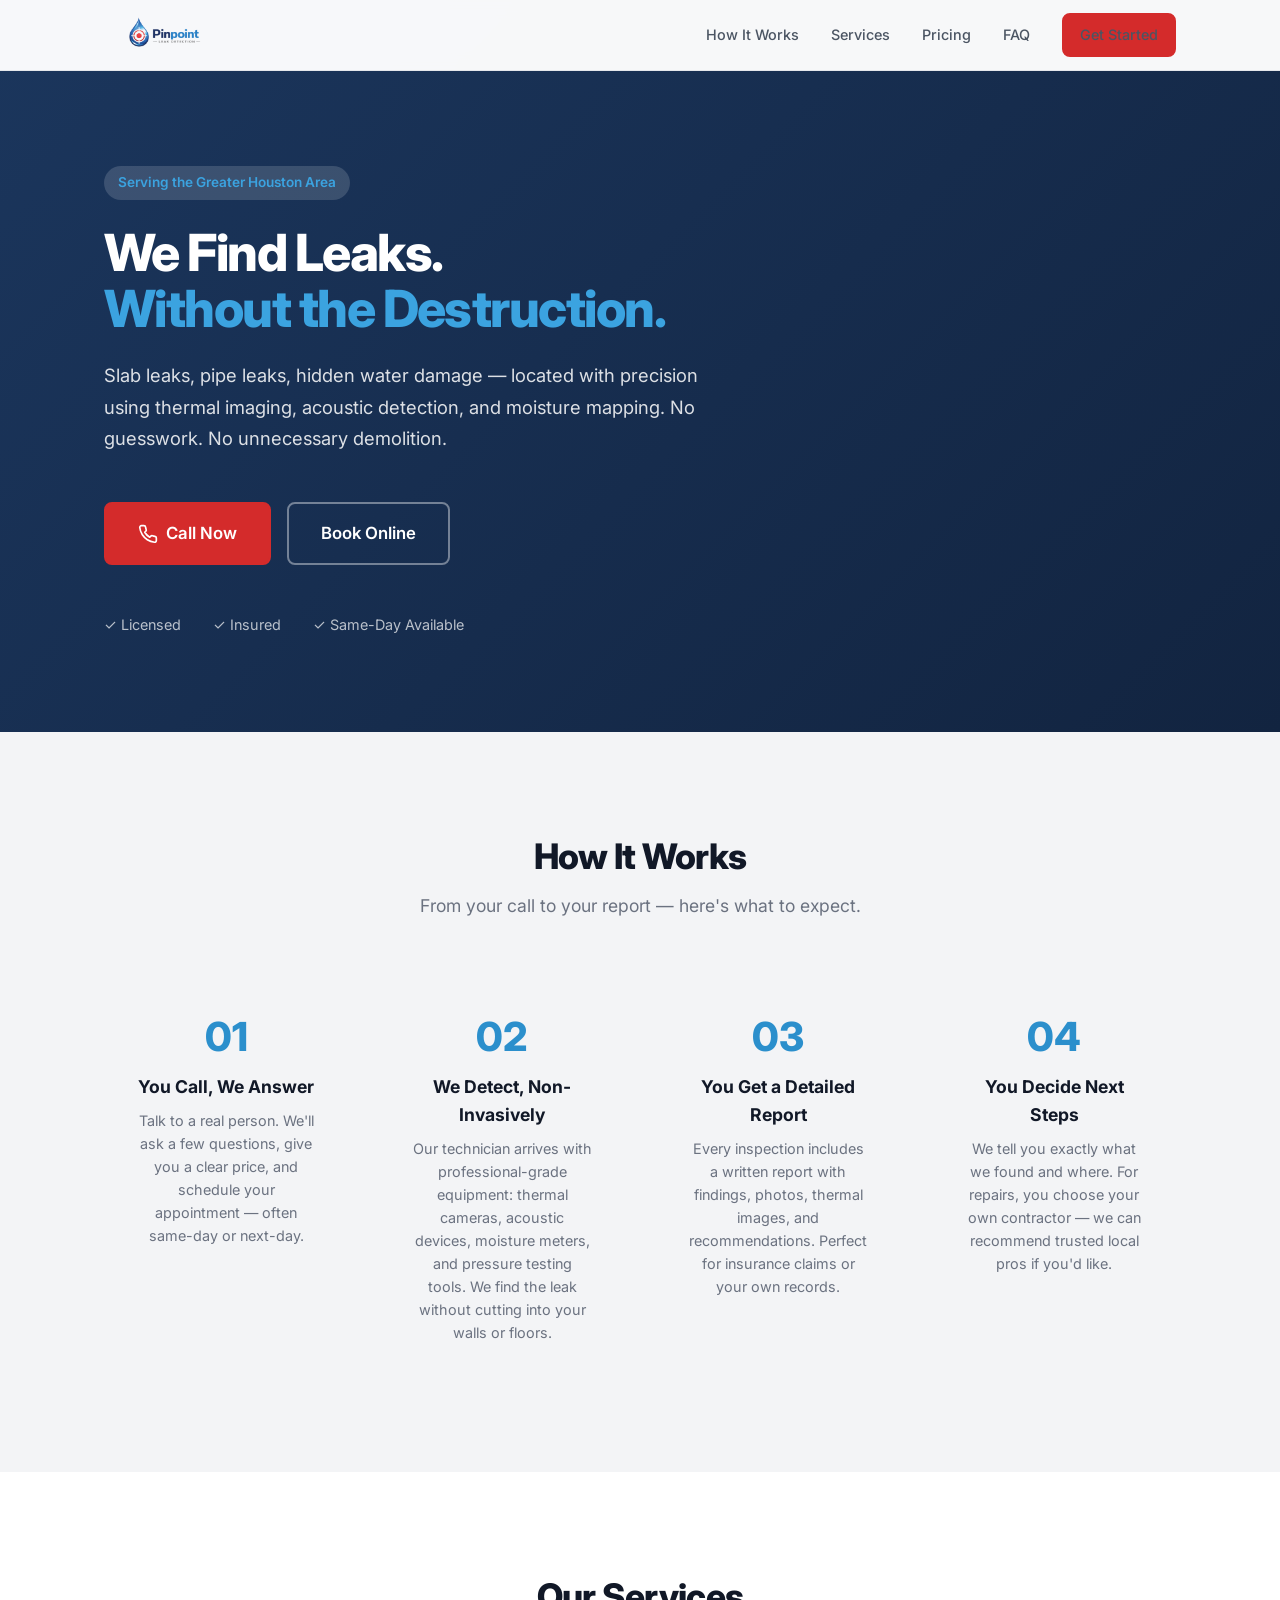
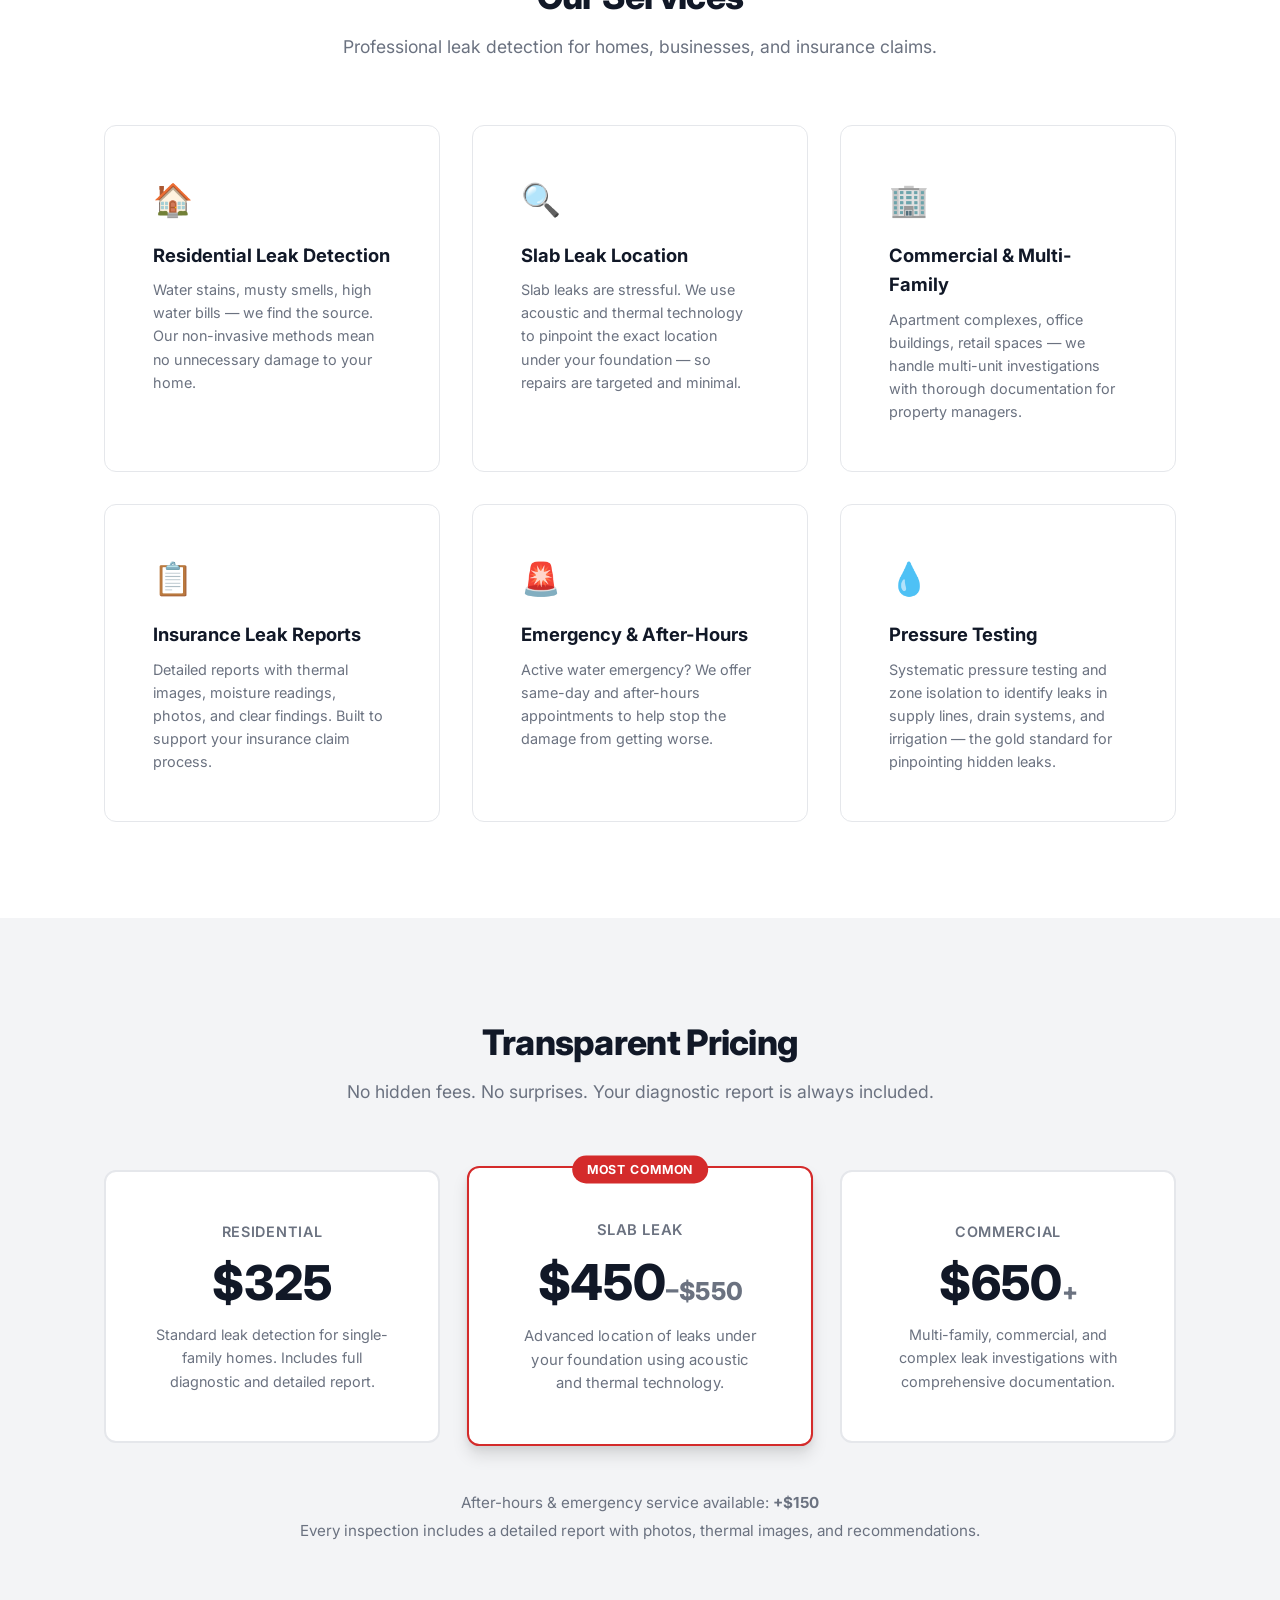
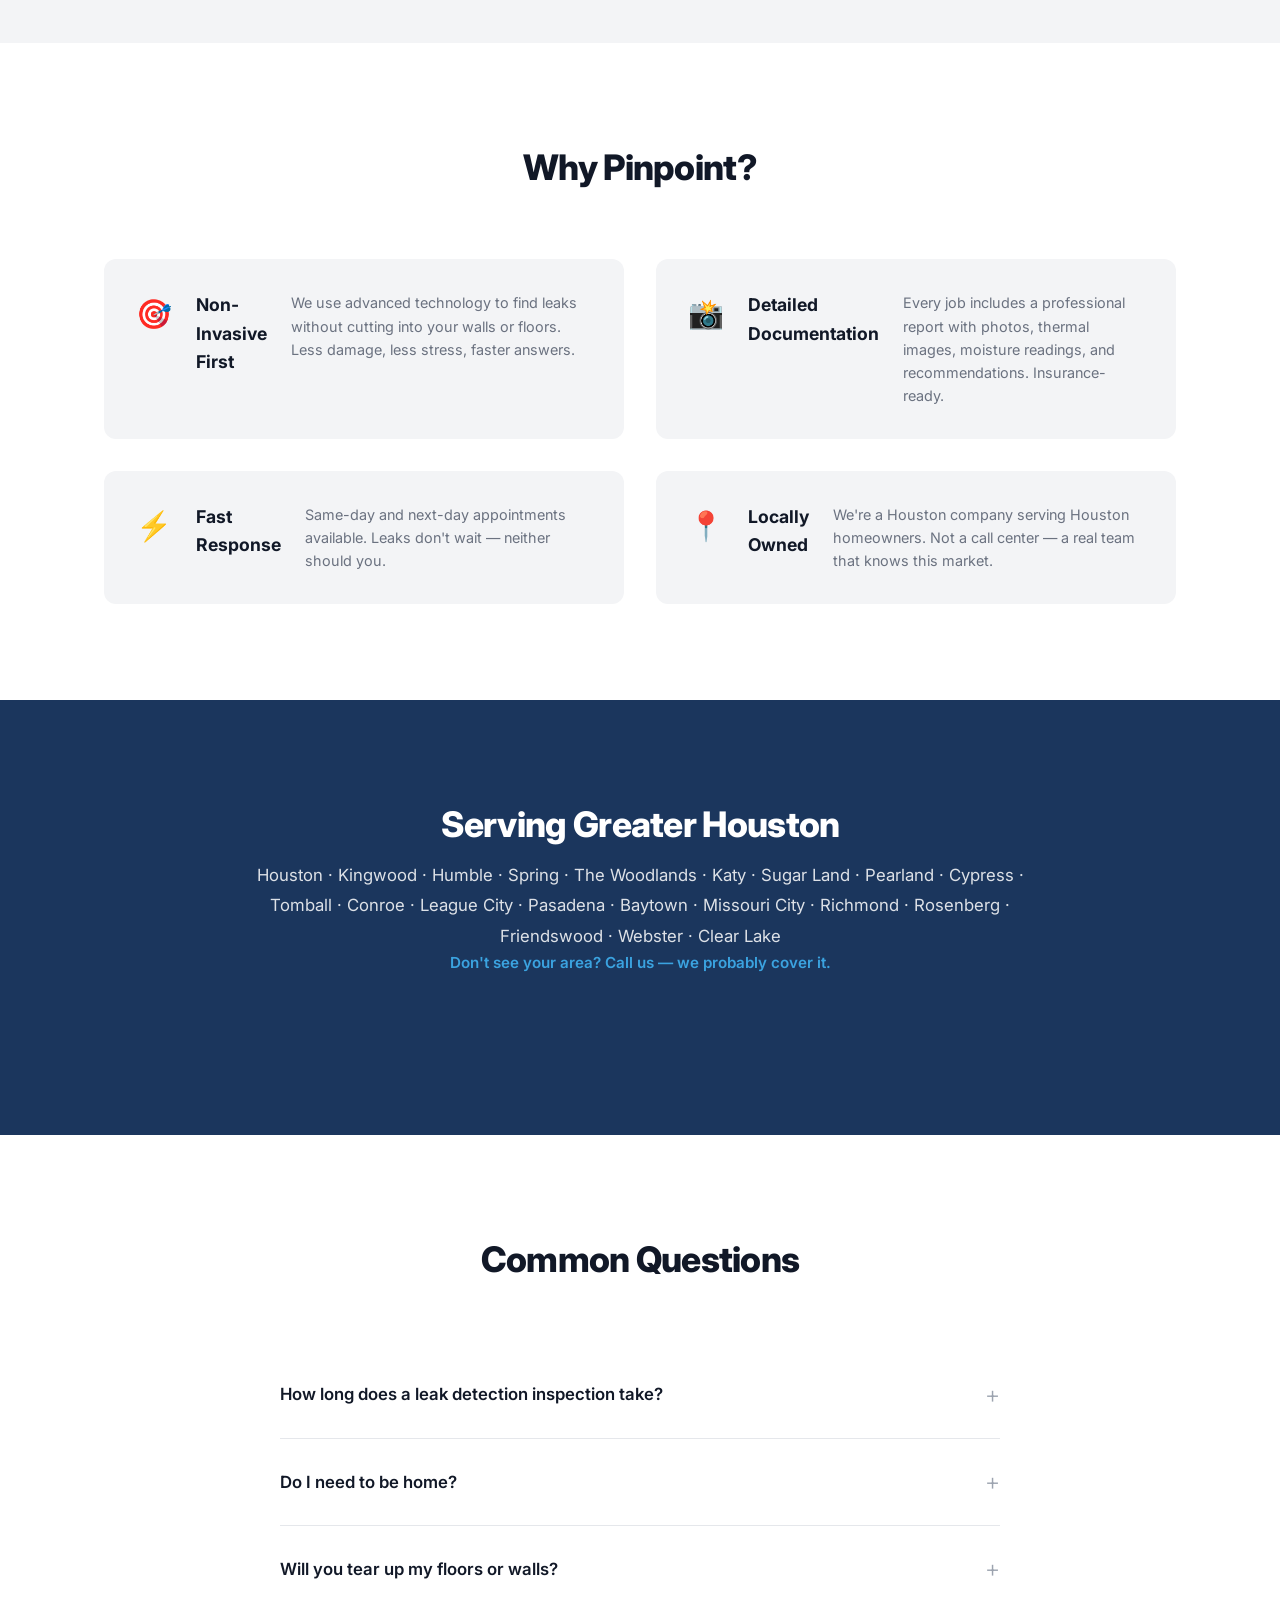
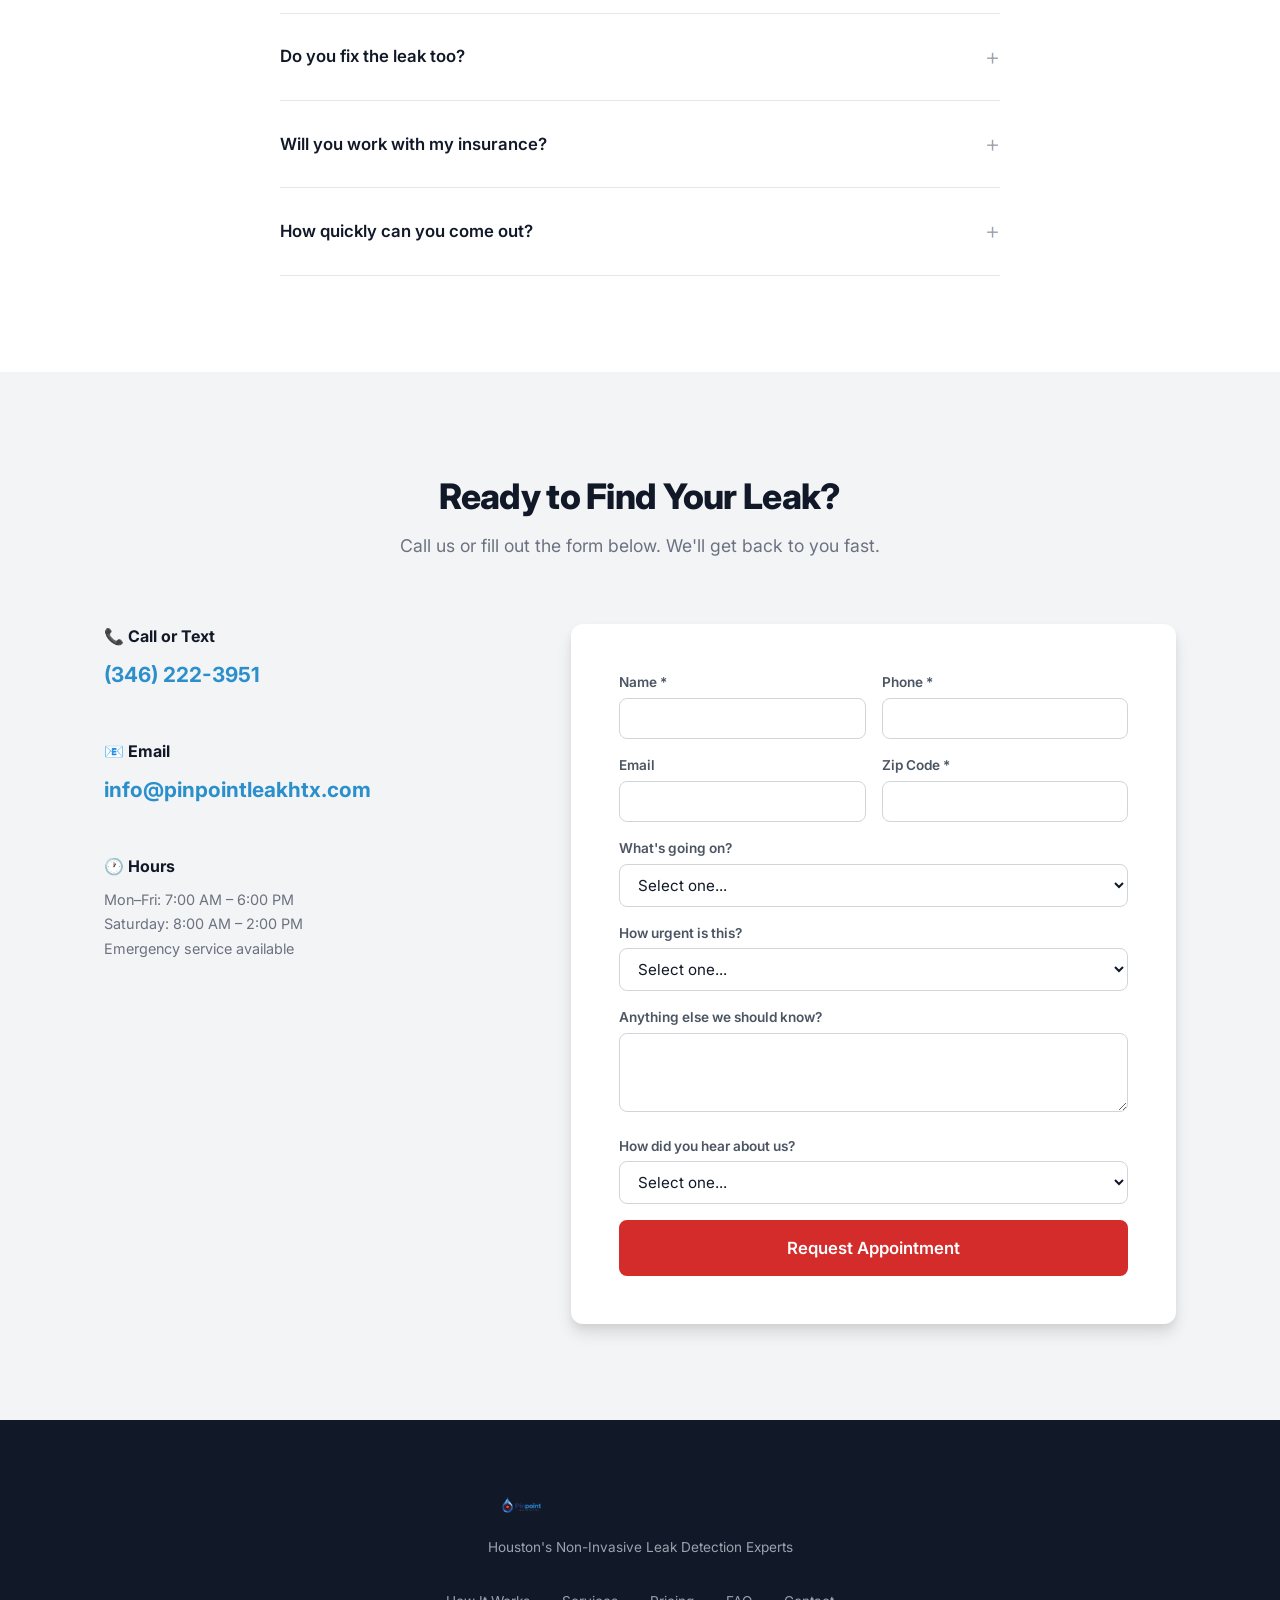
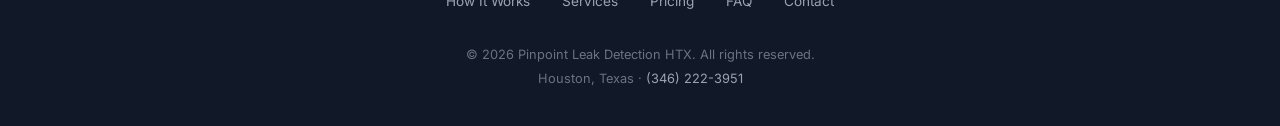
<file: index.html>
<!DOCTYPE html>
<html lang="en">
<head>
  <meta charset="UTF-8">
  <meta name="viewport" content="width=device-width, initial-scale=1.0">
  <title>Pinpoint Leak Detection HTX — Houston Leak Detection Services</title>
  <meta name="description" content="Fast, accurate, non-invasive leak detection in Houston TX. Slab leaks, pipe leaks, hidden water damage — found without tearing up your home. Detailed reports for insurance claims.">
  <meta name="keywords" content="leak detection houston, slab leak detection, water leak detection, houston plumber, leak detection near me, pinpoint leak detection">
  <link rel="canonical" href="https://pinpointleakhtx.com">
  <meta property="og:title" content="Pinpoint Leak Detection HTX — Houston's Leak Detection Experts">
  <meta property="og:description" content="Fast, accurate, non-invasive leak detection for Houston homes and businesses. Same-day appointments available.">
  <meta property="og:type" content="website">
  <meta property="og:url" content="https://pinpointleakhtx.com">
  <meta property="og:image" content="https://pinpointleakhtx.com/images/logo.png">
  <meta name="twitter:card" content="summary">
  <meta name="twitter:title" content="Pinpoint Leak Detection HTX — Houston's Leak Detection Experts">
  <meta name="twitter:description" content="Fast, accurate, non-invasive leak detection for Houston homes and businesses.">
  <script type="application/ld+json">
  {
    "@context": "https://schema.org",
    "@type": "LocalBusiness",
    "name": "Pinpoint Leak Detection HTX",
    "description": "Fast, accurate, non-invasive leak detection services in Houston, TX. Slab leaks, pipe leaks, hidden water damage — found without tearing up your home.",
    "url": "https://pinpointleakhtx.com",
    "telephone": "+1-346-222-3951",
    "email": "info@pinpointleakhtx.com",
    "image": "https://pinpointleakhtx.com/images/logo.png",
    "address": {
      "@type": "PostalAddress",
      "addressLocality": "Houston",
      "addressRegion": "TX",
      "addressCountry": "US"
    },
    "areaServed": {
      "@type": "GeoCircle",
      "geoMidpoint": {
        "@type": "GeoCoordinates",
        "latitude": 29.7604,
        "longitude": -95.3698
      },
      "geoRadius": "80000"
    },
    "openingHoursSpecification": [
      {
        "@type": "OpeningHoursSpecification",
        "dayOfWeek": ["Monday","Tuesday","Wednesday","Thursday","Friday"],
        "opens": "07:00",
        "closes": "18:00"
      },
      {
        "@type": "OpeningHoursSpecification",
        "dayOfWeek": "Saturday",
        "opens": "08:00",
        "closes": "14:00"
      }
    ],
    "priceRange": "$325–$650+"
  }
  </script>
  <link rel="preconnect" href="https://fonts.googleapis.com">
  <link rel="preconnect" href="https://fonts.gstatic.com" crossorigin>
  <link href="https://fonts.googleapis.com/css2?family=Inter:wght@400;500;600;700;800&display=swap" rel="stylesheet">
  <link rel="icon" type="image/png" href="images/logo.png">
  <link rel="stylesheet" href="css/style.css">
</head>
<body>

  <!-- NAV -->
  <nav class="nav" id="nav">
    <div class="container nav-inner">
      <a href="#" class="logo">
        <img src="images/logo.png" alt="Pinpoint Leak Detection HTX" class="logo-img">
      </a>
      <button class="nav-toggle" id="navToggle" aria-label="Menu">
        <span></span><span></span><span></span>
      </button>
      <ul class="nav-links" id="navLinks">
        <li><a href="#how-it-works">How It Works</a></li>
        <li><a href="#services">Services</a></li>
        <li><a href="#pricing">Pricing</a></li>
        <li><a href="#faq">FAQ</a></li>
        <li><a href="#contact" class="btn btn-sm btn-accent">Get Started</a></li>
      </ul>
    </div>
  </nav>

  <!-- HERO -->
  <header class="hero" id="hero">
    <div class="container">
      <div class="hero-content">
        <div class="hero-badge">Serving the Greater Houston Area</div>
        <h1>We Find Leaks.<br><span class="text-accent">Without the Destruction.</span></h1>
        <p class="hero-sub">Slab leaks, pipe leaks, hidden water damage — located with precision using thermal imaging, acoustic detection, and moisture mapping. No guesswork. No unnecessary demolition.</p>
        <div class="hero-ctas">
          <a href="tel:+13462223951" class="btn btn-primary btn-lg">
            <svg width="20" height="20" viewBox="0 0 24 24" fill="none" stroke="currentColor" stroke-width="2" stroke-linecap="round" stroke-linejoin="round"><path d="M22 16.92v3a2 2 0 0 1-2.18 2 19.79 19.79 0 0 1-8.63-3.07 19.5 19.5 0 0 1-6-6 19.79 19.79 0 0 1-3.07-8.67A2 2 0 0 1 4.11 2h3a2 2 0 0 1 2 1.72c.127.96.361 1.903.7 2.81a2 2 0 0 1-.45 2.11L8.09 9.91a16 16 0 0 0 6 6l1.27-1.27a2 2 0 0 1 2.11-.45c.907.339 1.85.573 2.81.7A2 2 0 0 1 22 16.92z"></path></svg>
            Call Now
          </a>
          <a href="#contact" class="btn btn-outline btn-lg">Book Online</a>
        </div>
        <div class="hero-trust">
          <span>✓ Licensed</span>
          <span>✓ Insured</span>
          <span>✓ Same-Day Available</span>
        </div>
      </div>
    </div>
  </header>

  <!-- PROBLEM/SOLUTION -->
  <section class="section section-dark" id="how-it-works">
    <div class="container">
      <div class="section-header">
        <h2>How It Works</h2>
        <p>From your call to your report — here's what to expect.</p>
      </div>
      <div class="steps-grid">
        <div class="step">
          <div class="step-num">01</div>
          <h3>You Call, We Answer</h3>
          <p>Talk to a real person. We'll ask a few questions, give you a clear price, and schedule your appointment — often same-day or next-day.</p>
        </div>
        <div class="step">
          <div class="step-num">02</div>
          <h3>We Detect, Non-Invasively</h3>
          <p>Our technician arrives with professional-grade equipment: thermal cameras, acoustic devices, moisture meters, and pressure testing tools. We find the leak without cutting into your walls or floors.</p>
        </div>
        <div class="step">
          <div class="step-num">03</div>
          <h3>You Get a Detailed Report</h3>
          <p>Every inspection includes a written report with findings, photos, thermal images, and recommendations. Perfect for insurance claims or your own records.</p>
        </div>
        <div class="step">
          <div class="step-num">04</div>
          <h3>You Decide Next Steps</h3>
          <p>We tell you exactly what we found and where. For repairs, you choose your own contractor — we can recommend trusted local pros if you'd like.</p>
        </div>
      </div>
    </div>
  </section>

  <!-- SERVICES -->
  <section class="section" id="services">
    <div class="container">
      <div class="section-header">
        <h2>Our Services</h2>
        <p>Professional leak detection for homes, businesses, and insurance claims.</p>
      </div>
      <div class="services-grid">
        <div class="service-card">
          <div class="service-icon">🏠</div>
          <h3>Residential Leak Detection</h3>
          <p>Water stains, musty smells, high water bills — we find the source. Our non-invasive methods mean no unnecessary damage to your home.</p>
        </div>
        <div class="service-card">
          <div class="service-icon">🔍</div>
          <h3>Slab Leak Location</h3>
          <p>Slab leaks are stressful. We use acoustic and thermal technology to pinpoint the exact location under your foundation — so repairs are targeted and minimal.</p>
        </div>
        <div class="service-card">
          <div class="service-icon">🏢</div>
          <h3>Commercial & Multi-Family</h3>
          <p>Apartment complexes, office buildings, retail spaces — we handle multi-unit investigations with thorough documentation for property managers.</p>
        </div>
        <div class="service-card">
          <div class="service-icon">📋</div>
          <h3>Insurance Leak Reports</h3>
          <p>Detailed reports with thermal images, moisture readings, photos, and clear findings. Built to support your insurance claim process.</p>
        </div>
        <div class="service-card">
          <div class="service-icon">🚨</div>
          <h3>Emergency & After-Hours</h3>
          <p>Active water emergency? We offer same-day and after-hours appointments to help stop the damage from getting worse.</p>
        </div>
        <div class="service-card">
          <div class="service-icon">💧</div>
          <h3>Pressure Testing</h3>
          <p>Systematic pressure testing and zone isolation to identify leaks in supply lines, drain systems, and irrigation — the gold standard for pinpointing hidden leaks.</p>
        </div>
      </div>
    </div>
  </section>

  <!-- PRICING -->
  <section class="section section-dark" id="pricing">
    <div class="container">
      <div class="section-header">
        <h2>Transparent Pricing</h2>
        <p>No hidden fees. No surprises. Your diagnostic report is always included.</p>
      </div>
      <div class="pricing-grid">
        <div class="price-card">
          <div class="price-label">Residential</div>
          <div class="price-amount">$325</div>
          <div class="price-desc">Standard leak detection for single-family homes. Includes full diagnostic and detailed report.</div>
        </div>
        <div class="price-card featured">
          <div class="price-badge">Most Common</div>
          <div class="price-label">Slab Leak</div>
          <div class="price-amount">$450<span class="price-range">–$550</span></div>
          <div class="price-desc">Advanced location of leaks under your foundation using acoustic and thermal technology.</div>
        </div>
        <div class="price-card">
          <div class="price-label">Commercial</div>
          <div class="price-amount">$650<span class="price-range">+</span></div>
          <div class="price-desc">Multi-family, commercial, and complex leak investigations with comprehensive documentation.</div>
        </div>
      </div>
      <div class="pricing-note">
        <p>After-hours & emergency service available: <strong>+$150</strong></p>
        <p>Every inspection includes a detailed report with photos, thermal images, and recommendations.</p>
      </div>
    </div>
  </section>

  <!-- WHY US -->
  <section class="section" id="why">
    <div class="container">
      <div class="section-header">
        <h2>Why Pinpoint?</h2>
      </div>
      <div class="features-grid">
        <div class="feature">
          <div class="feature-icon">🎯</div>
          <h3>Non-Invasive First</h3>
          <p>We use advanced technology to find leaks without cutting into your walls or floors. Less damage, less stress, faster answers.</p>
        </div>
        <div class="feature">
          <div class="feature-icon">📸</div>
          <h3>Detailed Documentation</h3>
          <p>Every job includes a professional report with photos, thermal images, moisture readings, and recommendations. Insurance-ready.</p>
        </div>
        <div class="feature">
          <div class="feature-icon">⚡</div>
          <h3>Fast Response</h3>
          <p>Same-day and next-day appointments available. Leaks don't wait — neither should you.</p>
        </div>
        <div class="feature">
          <div class="feature-icon">📍</div>
          <h3>Locally Owned</h3>
          <p>We're a Houston company serving Houston homeowners. Not a call center — a real team that knows this market.</p>
        </div>
      </div>
    </div>
  </section>

  <!-- SERVICE AREA -->
  <section class="section section-accent" id="area">
    <div class="container">
      <div class="section-header">
        <h2>Serving Greater Houston</h2>
        <p class="area-list">Houston · Kingwood · Humble · Spring · The Woodlands · Katy · Sugar Land · Pearland · Cypress · Tomball · Conroe · League City · Pasadena · Baytown · Missouri City · Richmond · Rosenberg · Friendswood · Webster · Clear Lake</p>
        <p class="area-note">Don't see your area? Call us — we probably cover it.</p>
      </div>
    </div>
  </section>

  <!-- FAQ -->
  <section class="section" id="faq">
    <div class="container">
      <div class="section-header">
        <h2>Common Questions</h2>
      </div>
      <div class="faq-list">
        <details class="faq-item">
          <summary>How long does a leak detection inspection take?</summary>
          <p>Most residential inspections take 1–2 hours. Slab leaks or complex commercial jobs may take longer. We'll give you a time estimate when you book.</p>
        </details>
        <details class="faq-item">
          <summary>Do I need to be home?</summary>
          <p>Yes — we'll need access to the property, water supply, and potentially fixtures. Someone 18+ should be present during the inspection.</p>
        </details>
        <details class="faq-item">
          <summary>Will you tear up my floors or walls?</summary>
          <p>No. We use non-invasive methods first: thermal imaging, acoustic listening, and moisture detection. If any access points are needed, we'll discuss it with you before doing anything.</p>
        </details>
        <details class="faq-item">
          <summary>Do you fix the leak too?</summary>
          <p>We specialize in finding leaks — that's our focus and our expertise. For repairs, you're welcome to use any plumber or contractor you choose. We can recommend trusted local pros if you'd like.</p>
        </details>
        <details class="faq-item">
          <summary>Will you work with my insurance?</summary>
          <p>Absolutely. Our reports are built to support insurance claims — we include photos, thermal images, moisture readings, and clear documentation of findings.</p>
        </details>
        <details class="faq-item">
          <summary>How quickly can you come out?</summary>
          <p>We offer same-day and next-day appointments for most of the Houston metro area. Emergency and after-hours service is also available for active leaks.</p>
        </details>
      </div>
    </div>
  </section>

  <!-- CONTACT / BOOKING -->
  <section class="section section-dark" id="contact">
    <div class="container">
      <div class="section-header">
        <h2>Ready to Find Your Leak?</h2>
        <p>Call us or fill out the form below. We'll get back to you fast.</p>
      </div>
      <div class="contact-grid">
        <div class="contact-info">
          <div class="contact-item">
            <h3>📞 Call or Text</h3>
            <a href="tel:+13462223951" class="contact-link phone-number">(346) 222-3951</a>
          </div>
          <div class="contact-item">
            <h3>📧 Email</h3>
            <a href="mailto:info@pinpointleakhtx.com" class="contact-link">info@pinpointleakhtx.com</a>
          </div>
          <div class="contact-item">
            <h3>🕐 Hours</h3>
            <p>Mon–Fri: 7:00 AM – 6:00 PM<br>Saturday: 8:00 AM – 2:00 PM<br>Emergency service available</p>
          </div>
        </div>
        <form class="contact-form" id="contactForm" action="https://formspree.io/f/xkoqbzoj" method="POST">
          <div class="form-row">
            <div class="form-group">
              <label for="name">Name *</label>
              <input type="text" id="name" name="name" required>
            </div>
            <div class="form-group">
              <label for="phone">Phone *</label>
              <input type="tel" id="phone" name="phone" required>
            </div>
          </div>
          <div class="form-row">
            <div class="form-group">
              <label for="email">Email</label>
              <input type="email" id="email" name="email">
            </div>
            <div class="form-group">
              <label for="zip">Zip Code *</label>
              <input type="text" id="zip" name="zip" required>
            </div>
          </div>
          <div class="form-group">
            <label for="issue">What's going on?</label>
            <select id="issue" name="issue">
              <option value="">Select one...</option>
              <option value="high-water-bill">High water bill</option>
              <option value="visible-water">Visible water or moisture</option>
              <option value="slab-leak">Slab leak suspected</option>
              <option value="insurance-claim">Insurance claim</option>
              <option value="other">Other / not sure</option>
            </select>
          </div>
          <div class="form-group">
            <label for="urgency">How urgent is this?</label>
            <select id="urgency" name="urgency">
              <option value="">Select one...</option>
              <option value="emergency">Active water now — emergency</option>
              <option value="24hrs">Within 24 hours</option>
              <option value="this-week">This week</option>
              <option value="quote">Just getting a quote</option>
            </select>
          </div>
          <div class="form-group">
            <label for="message">Anything else we should know?</label>
            <textarea id="message" name="message" rows="3"></textarea>
          </div>
          <div class="form-group">
            <label for="source">How did you hear about us?</label>
            <select id="source" name="source">
              <option value="">Select one...</option>
              <option value="google">Google search</option>
              <option value="referral">Referral</option>
              <option value="nextdoor">Nextdoor</option>
              <option value="social">Social media</option>
              <option value="insurance">Insurance company</option>
              <option value="plumber">Plumber</option>
              <option value="other">Other</option>
            </select>
          </div>
          <button type="submit" class="btn btn-primary btn-lg btn-full">Request Appointment</button>
        </form>
      </div>
    </div>
  </section>

  <!-- FOOTER -->
  <footer class="footer">
    <div class="container">
      <div class="footer-inner">
        <div class="footer-brand">
          <img src="images/logo.png" alt="Pinpoint Leak Detection HTX" class="footer-logo-img">
          <p>Houston's Non-Invasive Leak Detection Experts</p>
        </div>
        <div class="footer-links">
          <a href="#how-it-works">How It Works</a>
          <a href="#services">Services</a>
          <a href="#pricing">Pricing</a>
          <a href="#faq">FAQ</a>
          <a href="#contact">Contact</a>
        </div>
        <div class="footer-legal">
          <p>© 2026 Pinpoint Leak Detection HTX. All rights reserved.</p>
          <p>Houston, Texas · <a href="tel:+13462223951" class="phone-number">(346) 222-3951</a></p>
        </div>
      </div>
    </div>
  </footer>

  <!-- FLOATING CTA (mobile) -->
  <div class="floating-cta">
    <a href="tel:+13462223951" class="btn btn-primary btn-floating">
      <svg width="20" height="20" viewBox="0 0 24 24" fill="none" stroke="currentColor" stroke-width="2" stroke-linecap="round" stroke-linejoin="round"><path d="M22 16.92v3a2 2 0 0 1-2.18 2 19.79 19.79 0 0 1-8.63-3.07 19.5 19.5 0 0 1-6-6 19.79 19.79 0 0 1-3.07-8.67A2 2 0 0 1 4.11 2h3a2 2 0 0 1 2 1.72c.127.96.361 1.903.7 2.81a2 2 0 0 1-.45 2.11L8.09 9.91a16 16 0 0 0 6 6l1.27-1.27a2 2 0 0 1 2.11-.45c.907.339 1.85.573 2.81.7A2 2 0 0 1 22 16.92z"></path></svg>
      Call Now
    </a>
  </div>

  <script src="js/main.js"></script>
</body>
</html>
</file>
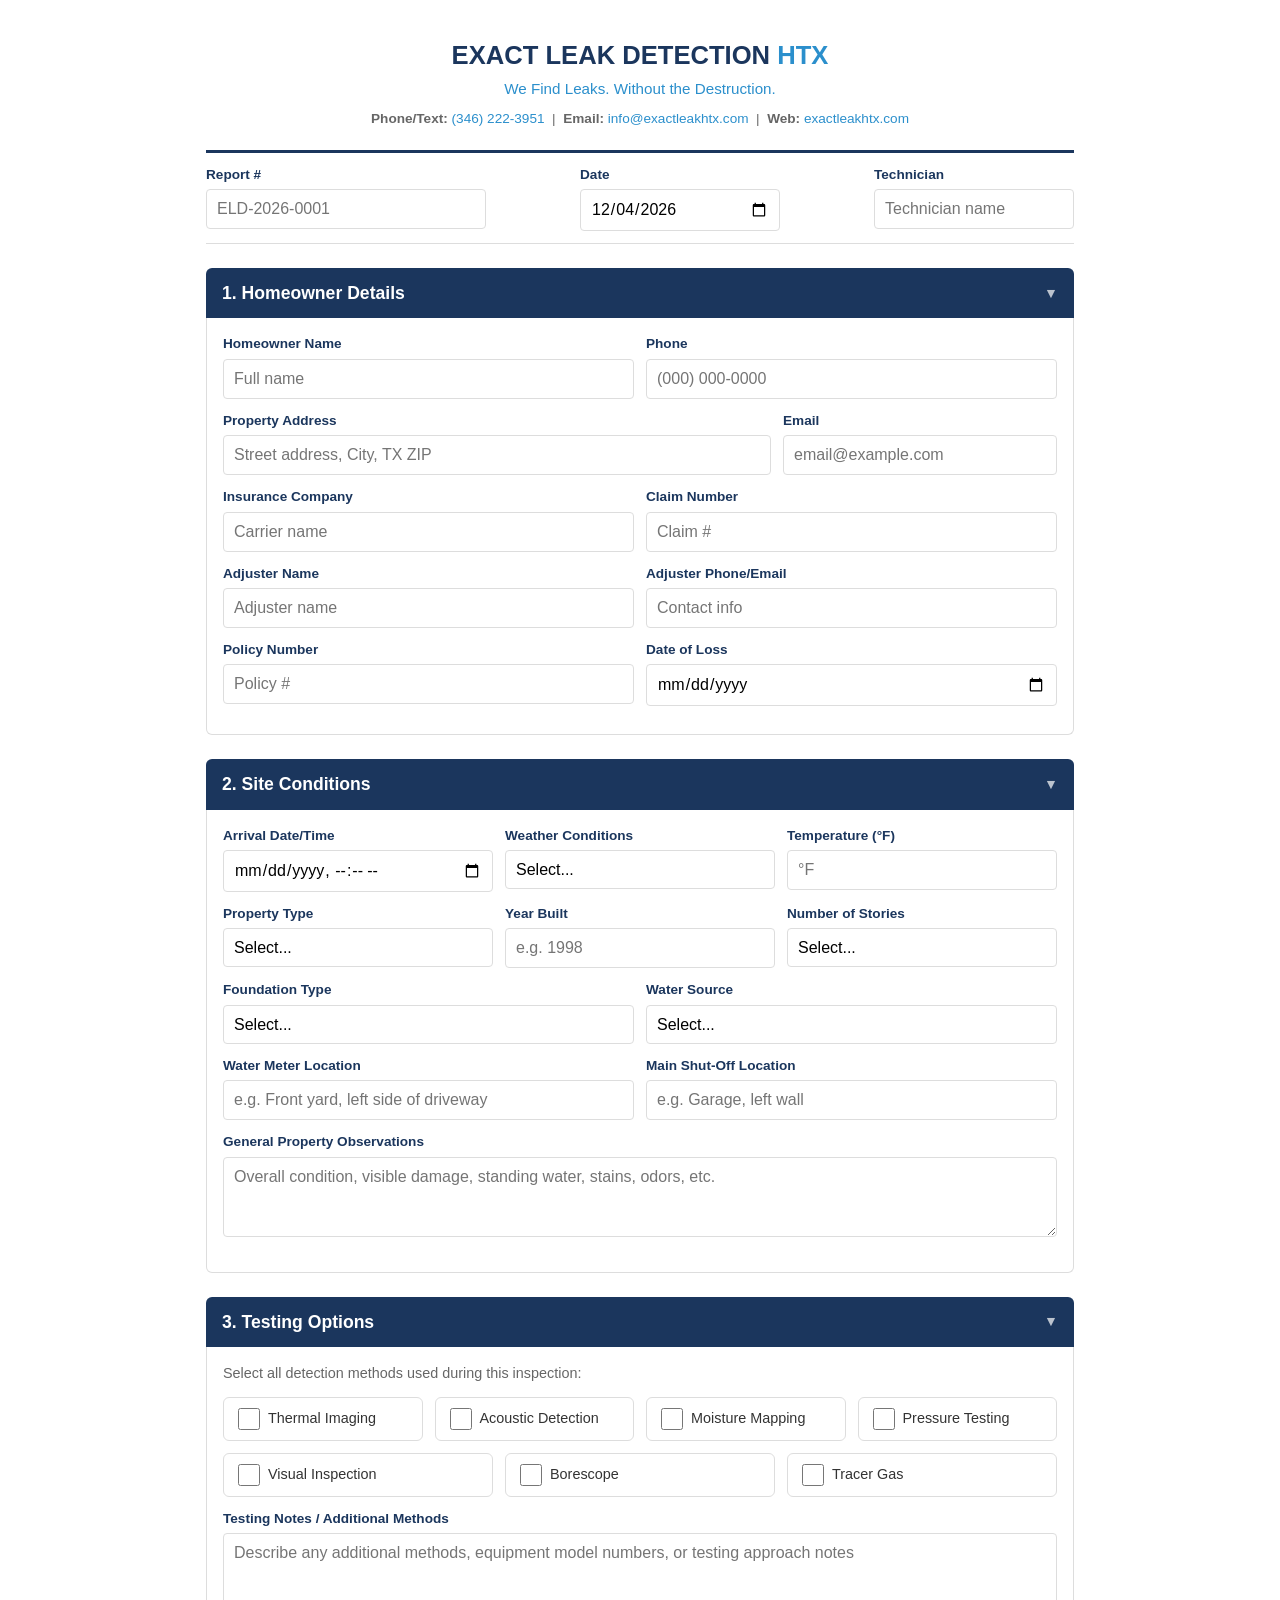
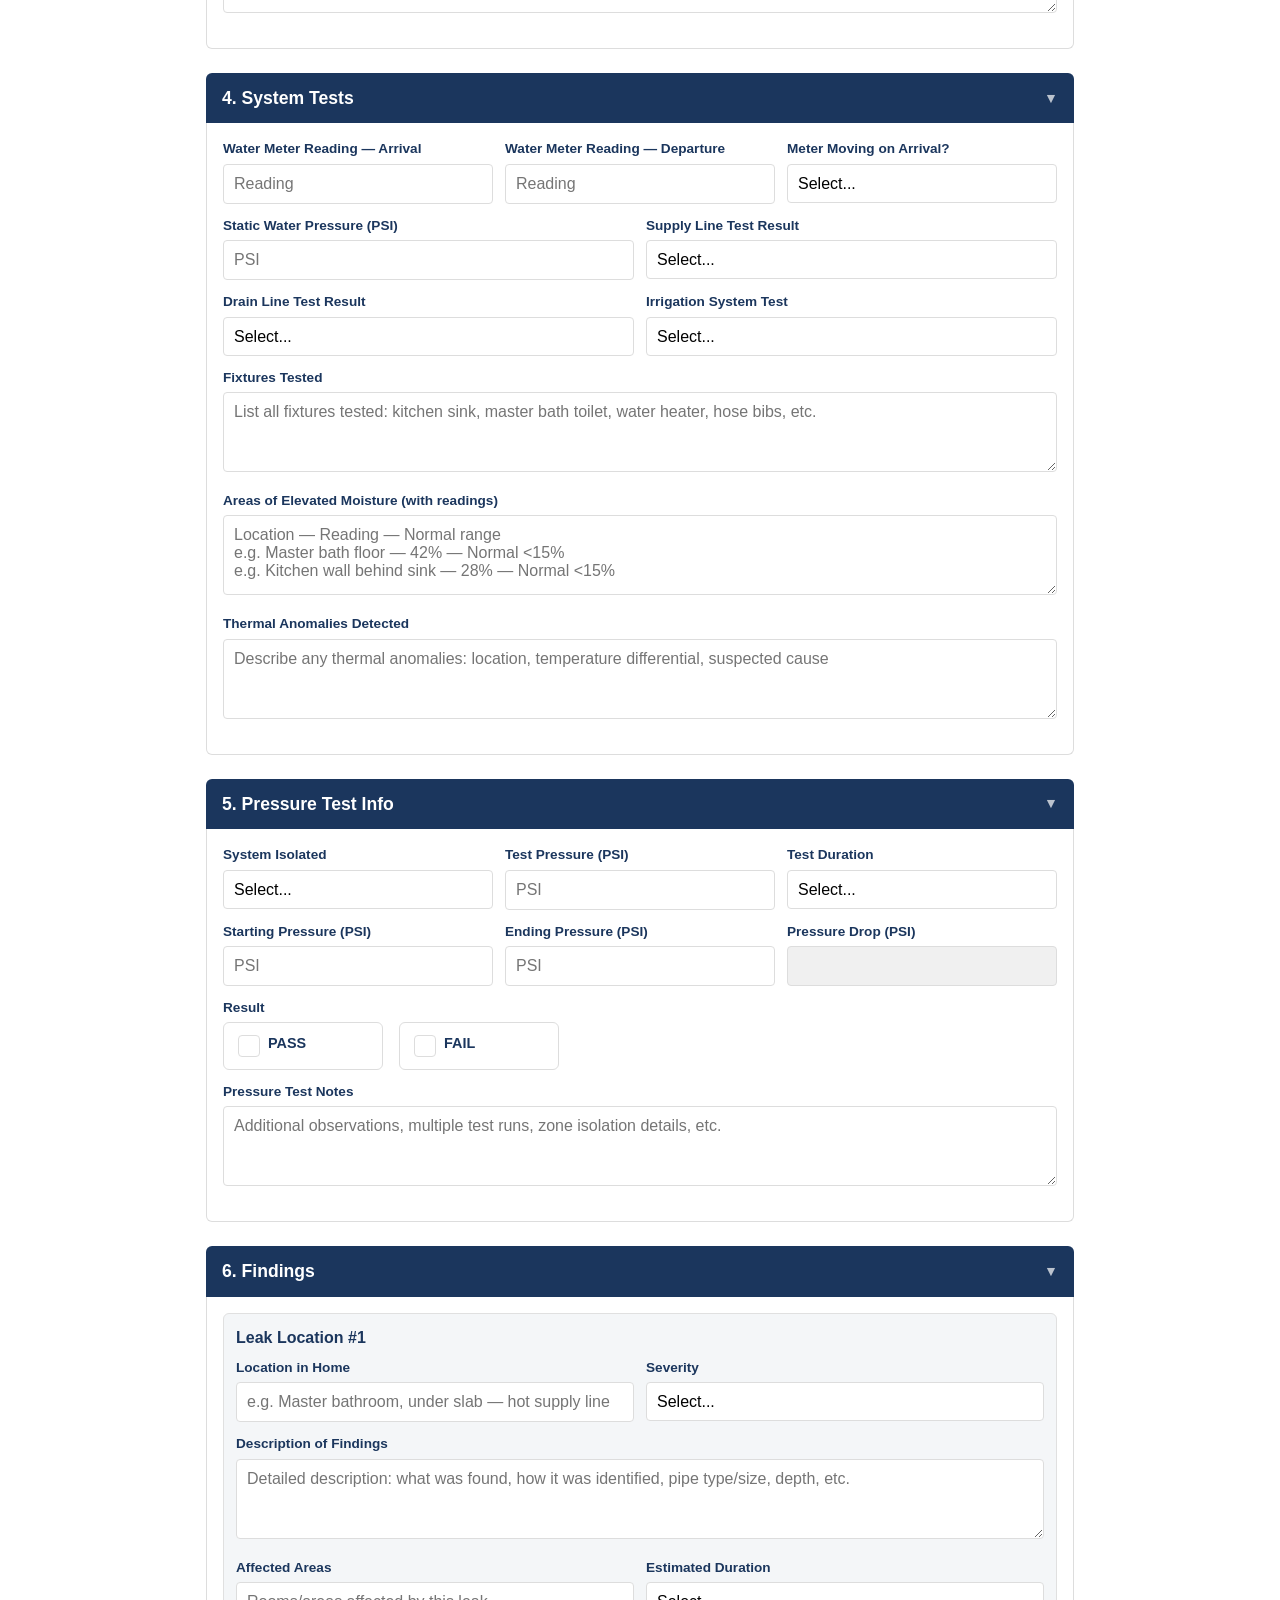
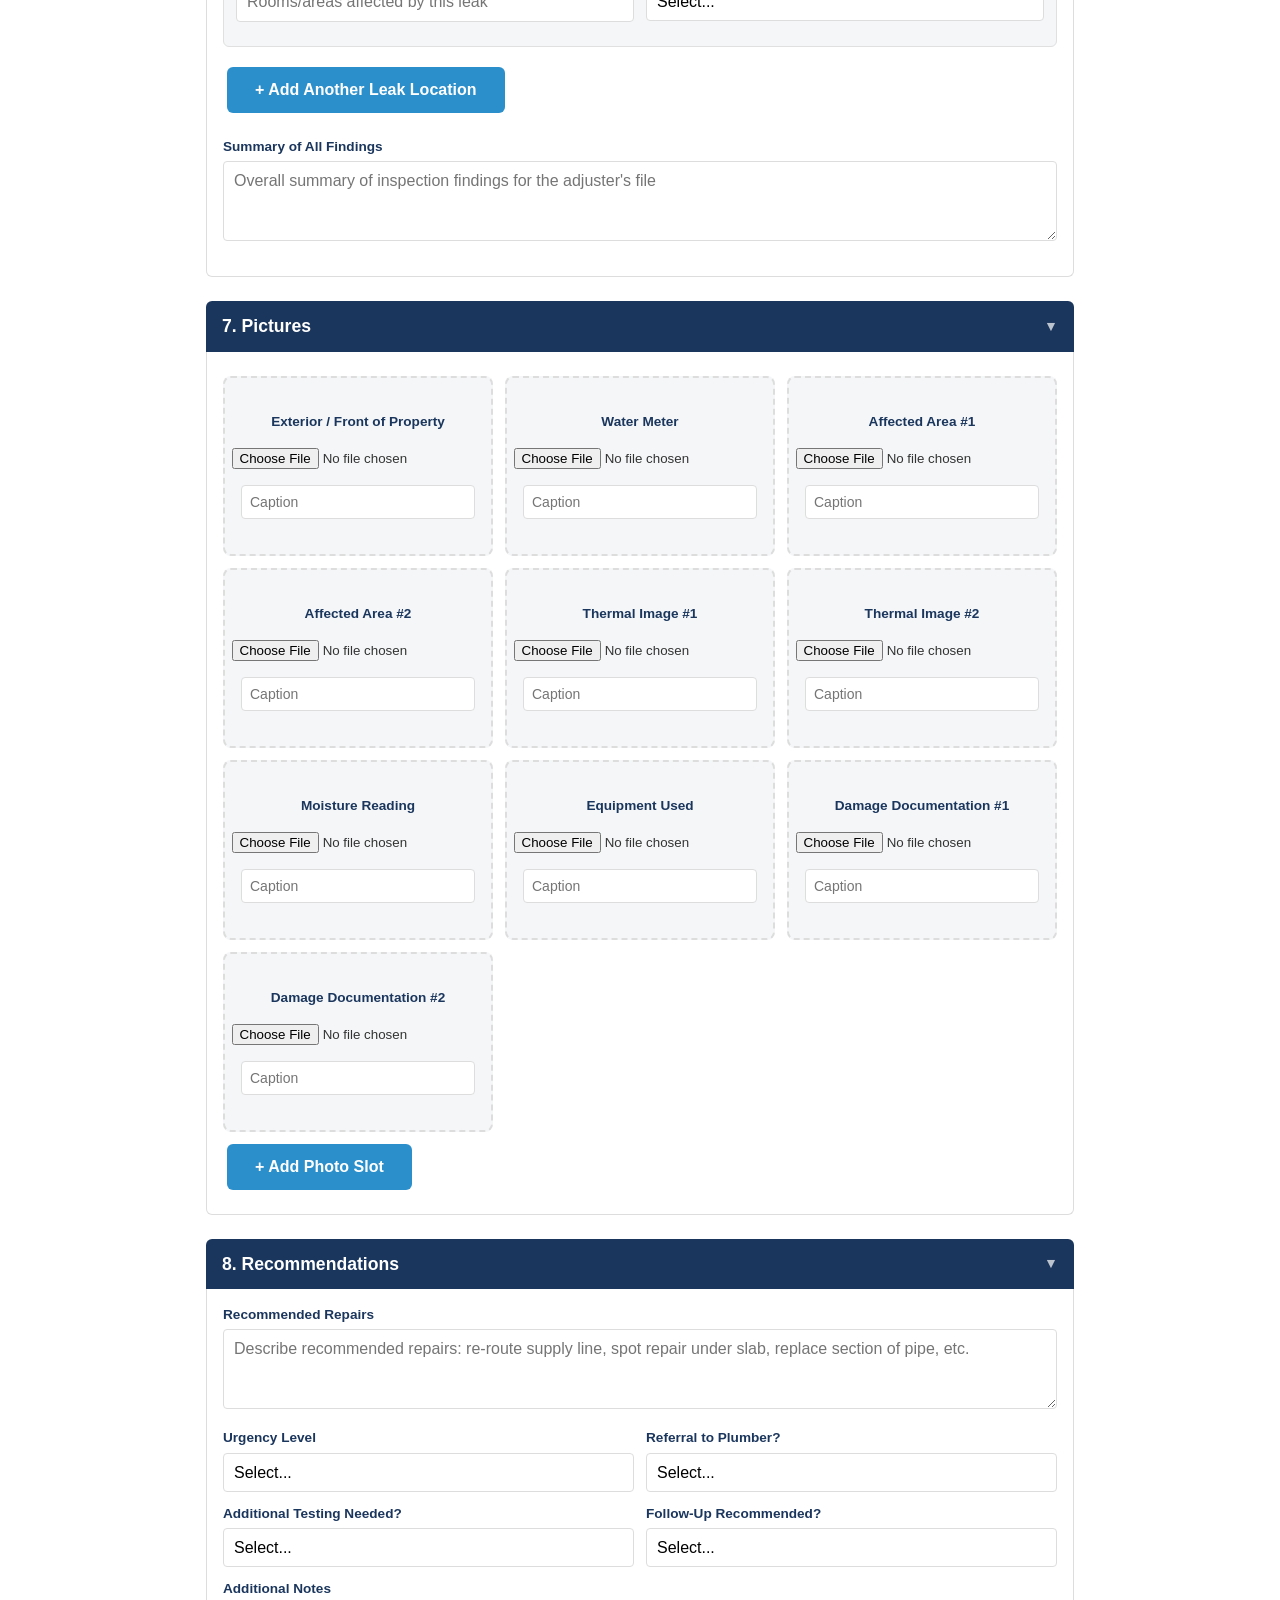
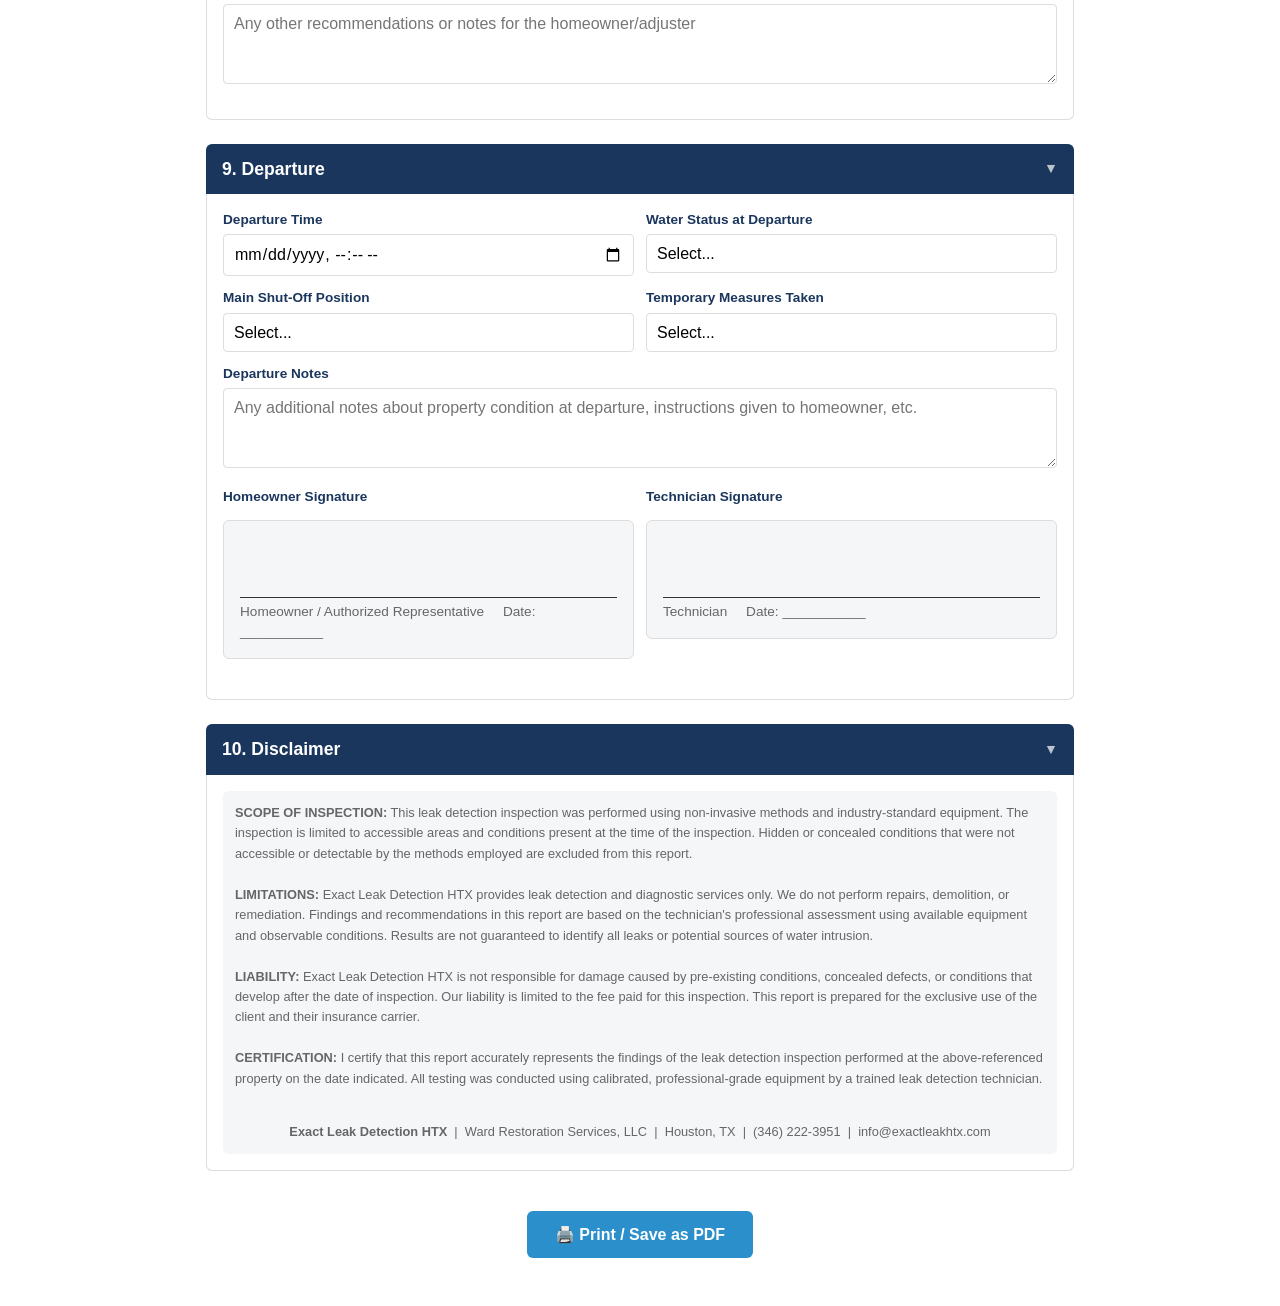
<file: report.html>
<!DOCTYPE html>
<html lang="en">
<head>
<meta charset="UTF-8">
<meta name="viewport" content="width=device-width, initial-scale=1.0">
<title>Exact Leak Detection HTX — Inspection Report</title>
<style>
:root{--navy:#1B365D;--blue:#2B8FCC;--red:#D42B2B;--light:#f4f6f8;--border:#ddd;--text:#333}
*{box-sizing:border-box;margin:0;padding:0}
body{font-family:-apple-system,BlinkMacSystemFont,"Segoe UI",Roboto,sans-serif;color:var(--text);background:#fff;font-size:16px;line-height:1.5}
.report{max-width:900px;margin:0 auto;padding:16px}
h1{font-size:1.4em;color:var(--navy);margin:0}
h2{font-size:1.1em;color:#fff;background:var(--navy);padding:12px 16px;margin:24px 0 0;border-radius:6px 6px 0 0;cursor:pointer;display:flex;justify-content:space-between;align-items:center}
h2 .toggle{font-size:0.8em;opacity:0.7}
.section{border:1px solid var(--border);border-top:none;border-radius:0 0 6px 6px;padding:16px;margin-bottom:8px;background:#fff}
.section.collapsed{display:none}
.header{text-align:center;padding:20px 16px;border-bottom:3px solid var(--navy)}
.header .company{font-size:1.6em;font-weight:700;color:var(--navy)}
.header .tagline{color:var(--blue);font-size:0.95em;margin:4px 0 8px}
.header .contact{font-size:0.85em;color:#666}
.header .contact a{color:var(--blue);text-decoration:none}
.report-meta{display:flex;justify-content:space-between;flex-wrap:wrap;gap:8px;padding:12px 0;border-bottom:1px solid var(--border);margin-bottom:16px}
.report-meta label{font-weight:600;font-size:0.85em;color:var(--navy)}
.row{display:flex;flex-wrap:wrap;gap:12px;margin-bottom:12px}
.field{flex:1;min-width:200px}
.field label{display:block;font-weight:600;font-size:0.85em;color:var(--navy);margin-bottom:4px}
.field input,.field select,.field textarea{width:100%;padding:10px;border:1px solid var(--border);border-radius:4px;font-size:16px;font-family:inherit;-webkit-appearance:none}
.field textarea{min-height:80px;resize:vertical}
.field select{background:#fff}
.field input:focus,.field select:focus,.field textarea:focus{outline:none;border-color:var(--blue);box-shadow:0 0 0 2px rgba(43,143,204,0.2)}
.checkbox-group{display:flex;flex-wrap:wrap;gap:12px;margin-bottom:12px}
.checkbox-item{display:flex;align-items:center;gap:8px;padding:10px 14px;border:1px solid var(--border);border-radius:6px;min-width:160px;flex:1;cursor:pointer}
.checkbox-item input[type="checkbox"],.checkbox-item input[type="radio"]{width:22px;height:22px;cursor:pointer}
.checkbox-item label{font-size:0.9em;cursor:pointer}
.photo-grid{display:grid;grid-template-columns:repeat(auto-fill,minmax(250px,1fr));gap:12px;margin-top:8px}
.photo-slot{border:2px dashed var(--border);border-radius:8px;padding:16px;text-align:center;min-height:180px;display:flex;flex-direction:column;justify-content:center;align-items:center;background:var(--light)}
.photo-slot input[type="file"]{margin:8px 0}
.photo-slot .caption-input{width:100%;margin-top:8px;padding:8px;border:1px solid var(--border);border-radius:4px;font-size:14px}
.photo-slot .label{font-weight:600;color:var(--navy);font-size:0.85em;margin-bottom:8px}
.photo-slot img{max-width:100%;max-height:200px;border-radius:4px;margin:8px 0}
.sig-area{border:1px solid var(--border);border-radius:6px;padding:16px;margin:12px 0;min-height:100px;background:var(--light)}
.sig-line{border-top:1px solid var(--text);margin-top:60px;padding-top:4px;font-size:0.85em;color:#666}
.disclaimer{font-size:0.8em;color:#666;line-height:1.6;padding:12px;background:var(--light);border-radius:6px}
.btn{background:var(--blue);color:#fff;border:none;padding:14px 28px;border-radius:6px;font-size:1em;font-weight:600;cursor:pointer;margin:8px 4px}
.btn:hover{background:var(--navy)}
.btn-red{background:var(--red)}
.actions{text-align:center;padding:24px 0}
.pf-result{display:inline-block;padding:6px 16px;border-radius:4px;font-weight:700;font-size:0.95em;margin-top:4px}
.pf-pass{background:#d4edda;color:#155724}
.pf-fail{background:#f8d7da;color:#721c24}
@media print{
  body{font-size:11pt}
  .report{padding:0;max-width:100%}
  h2{background:var(--navy)!important;-webkit-print-color-adjust:exact;print-color-adjust:exact;break-after:avoid}
  h2 .toggle{display:none}
  .section{border:1px solid #ccc!important;break-inside:avoid}
  .section.collapsed{display:block!important}
  .field input,.field select,.field textarea{border:none;padding:2px 0;font-size:10pt}
  .field input[type="file"]{display:none}
  .checkbox-item{border:none;padding:4px 8px}
  .photo-slot{border:1px solid #ccc;page-break-inside:avoid}
  .photo-slot input[type="file"]{display:none}
  .actions{display:none}
  .header{border-bottom:2px solid var(--navy)}
  .disclaimer{background:#f8f8f8!important;-webkit-print-color-adjust:exact;print-color-adjust:exact}
  .btn{display:none}
}
@media(max-width:600px){
  .row{flex-direction:column;gap:8px}
  .field{min-width:100%}
  .photo-grid{grid-template-columns:1fr}
  .report-meta{flex-direction:column}
  .checkbox-group{flex-direction:column}
}
</style>
</head>
<body>
<div class="report">
<div class="header">
  <div class="company">EXACT LEAK DETECTION <span style="color:#2B8FCC">HTX</span></div>
  <div class="tagline">We Find Leaks. Without the Destruction.</div>
  <div class="contact">
    <strong>Phone/Text:</strong> <a href="tel:3462223951">(346) 222-3951</a> &nbsp;|&nbsp;
    <strong>Email:</strong> <a href="mailto:info@exactleakhtx.com">info@exactleakhtx.com</a> &nbsp;|&nbsp;
    <strong>Web:</strong> <a href="https://exactleakhtx.com">exactleakhtx.com</a>
  </div>
</div>

<div class="report-meta">
  <div class="field" style="flex:0 1 280px"><label>Report #</label><input type="text" id="reportNum" placeholder="ELD-2026-0001"></div>
  <div class="field" style="flex:0 1 200px"><label>Date</label><input type="date" id="reportDate"></div>
  <div class="field" style="flex:0 1 200px"><label>Technician</label><input type="text" id="techName" placeholder="Technician name"></div>
</div>
<!-- SECTION 1: HOMEOWNER DETAILS -->
<h2 onclick="toggleSection(this)">1. Homeowner Details <span class="toggle">▼</span></h2>
<div class="section">
  <div class="row">
    <div class="field"><label>Homeowner Name</label><input type="text" placeholder="Full name"></div>
    <div class="field"><label>Phone</label><input type="tel" placeholder="(000) 000-0000"></div>
  </div>
  <div class="row">
    <div class="field" style="flex:2"><label>Property Address</label><input type="text" placeholder="Street address, City, TX ZIP"></div>
    <div class="field"><label>Email</label><input type="email" placeholder="email@example.com"></div>
  </div>
  <div class="row">
    <div class="field"><label>Insurance Company</label><input type="text" placeholder="Carrier name"></div>
    <div class="field"><label>Claim Number</label><input type="text" placeholder="Claim #"></div>
  </div>
  <div class="row">
    <div class="field"><label>Adjuster Name</label><input type="text" placeholder="Adjuster name"></div>
    <div class="field"><label>Adjuster Phone/Email</label><input type="text" placeholder="Contact info"></div>
  </div>
  <div class="row">
    <div class="field"><label>Policy Number</label><input type="text" placeholder="Policy #"></div>
    <div class="field"><label>Date of Loss</label><input type="date"></div>
  </div>
</div>

<!-- SECTION 2: SITE CONDITIONS -->
<h2 onclick="toggleSection(this)">2. Site Conditions <span class="toggle">▼</span></h2>
<div class="section">
  <div class="row">
    <div class="field"><label>Arrival Date/Time</label><input type="datetime-local"></div>
    <div class="field"><label>Weather Conditions</label>
      <select><option value="">Select...</option><option>Clear/Sunny</option><option>Cloudy</option><option>Rain</option><option>Storms</option><option>Hot & Humid</option></select>
    </div>
    <div class="field"><label>Temperature (°F)</label><input type="number" placeholder="°F"></div>
  </div>
  <div class="row">
    <div class="field"><label>Property Type</label>
      <select><option value="">Select...</option><option>Single-Family Residential</option><option>Townhome/Condo</option><option>Multi-Family</option><option>Commercial</option><option>Other</option></select>
    </div>
    <div class="field"><label>Year Built</label><input type="number" placeholder="e.g. 1998"></div>
    <div class="field"><label>Number of Stories</label>
      <select><option value="">Select...</option><option>1</option><option>2</option><option>3+</option></select>
    </div>
  </div>
  <div class="row">
    <div class="field"><label>Foundation Type</label>
      <select><option value="">Select...</option><option>Slab-on-Grade</option><option>Pier & Beam</option><option>Basement</option><option>Combination</option><option>Unknown</option></select>
    </div>
    <div class="field"><label>Water Source</label>
      <select><option value="">Select...</option><option>Municipal</option><option>Well</option><option>Other</option></select>
    </div>
  </div>
  <div class="row">
    <div class="field"><label>Water Meter Location</label><input type="text" placeholder="e.g. Front yard, left side of driveway"></div>
    <div class="field"><label>Main Shut-Off Location</label><input type="text" placeholder="e.g. Garage, left wall"></div>
  </div>
  <div class="row">
    <div class="field" style="flex:1 1 100%"><label>General Property Observations</label><textarea placeholder="Overall condition, visible damage, standing water, stains, odors, etc."></textarea></div>
  </div>
</div>

<!-- SECTION 3: TESTING OPTIONS -->
<h2 onclick="toggleSection(this)">3. Testing Options <span class="toggle">▼</span></h2>
<div class="section">
  <p style="font-size:0.9em;color:#666;margin-bottom:12px">Select all detection methods used during this inspection:</p>
  <div class="checkbox-group">
    <div class="checkbox-item"><input type="checkbox" id="m1"><label for="m1">Thermal Imaging</label></div>
    <div class="checkbox-item"><input type="checkbox" id="m2"><label for="m2">Acoustic Detection</label></div>
    <div class="checkbox-item"><input type="checkbox" id="m3"><label for="m3">Moisture Mapping</label></div>
    <div class="checkbox-item"><input type="checkbox" id="m4"><label for="m4">Pressure Testing</label></div>
    <div class="checkbox-item"><input type="checkbox" id="m5"><label for="m5">Visual Inspection</label></div>
    <div class="checkbox-item"><input type="checkbox" id="m6"><label for="m6">Borescope</label></div>
    <div class="checkbox-item"><input type="checkbox" id="m7"><label for="m7">Tracer Gas</label></div>
  </div>
  <div class="row">
    <div class="field" style="flex:1 1 100%"><label>Testing Notes / Additional Methods</label><textarea placeholder="Describe any additional methods, equipment model numbers, or testing approach notes"></textarea></div>
  </div>
</div>

<!-- SECTION 4: SYSTEM TESTS -->
<h2 onclick="toggleSection(this)">4. System Tests <span class="toggle">▼</span></h2>
<div class="section">
  <div class="row">
    <div class="field"><label>Water Meter Reading — Arrival</label><input type="text" placeholder="Reading"></div>
    <div class="field"><label>Water Meter Reading — Departure</label><input type="text" placeholder="Reading"></div>
    <div class="field"><label>Meter Moving on Arrival?</label>
      <select><option value="">Select...</option><option>Yes — actively spinning</option><option>Yes — slow movement</option><option>No — stationary</option><option>Unable to determine</option></select>
    </div>
  </div>
  <div class="row">
    <div class="field"><label>Static Water Pressure (PSI)</label><input type="number" placeholder="PSI"></div>
    <div class="field"><label>Supply Line Test Result</label>
      <select><option value="">Select...</option><option>Pass — No leak detected</option><option>Fail — Leak detected</option><option>Inconclusive</option><option>Not Tested</option></select>
    </div>
  </div>
  <div class="row">
    <div class="field"><label>Drain Line Test Result</label>
      <select><option value="">Select...</option><option>Pass — No leak detected</option><option>Fail — Leak detected</option><option>Inconclusive</option><option>Not Tested</option></select>
    </div>
    <div class="field"><label>Irrigation System Test</label>
      <select><option value="">Select...</option><option>Pass — No leak detected</option><option>Fail — Leak detected</option><option>Inconclusive</option><option>Not Tested</option><option>N/A — No irrigation</option></select>
    </div>
  </div>
  <div class="row">
    <div class="field" style="flex:1 1 100%"><label>Fixtures Tested</label><textarea placeholder="List all fixtures tested: kitchen sink, master bath toilet, water heater, hose bibs, etc."></textarea></div>
  </div>
  <div class="row">
    <div class="field" style="flex:1 1 100%"><label>Areas of Elevated Moisture (with readings)</label><textarea placeholder="Location — Reading — Normal range&#10;e.g. Master bath floor — 42% — Normal <15%&#10;e.g. Kitchen wall behind sink — 28% — Normal <15%"></textarea></div>
  </div>
  <div class="row">
    <div class="field" style="flex:1 1 100%"><label>Thermal Anomalies Detected</label><textarea placeholder="Describe any thermal anomalies: location, temperature differential, suspected cause"></textarea></div>
  </div>
</div>

<!-- SECTION 5: PRESSURE TEST INFO -->
<h2 onclick="toggleSection(this)">5. Pressure Test Info <span class="toggle">▼</span></h2>
<div class="section">
  <div class="row">
    <div class="field"><label>System Isolated</label>
      <select><option value="">Select...</option><option>Hot Supply Only</option><option>Cold Supply Only</option><option>Both Hot & Cold</option><option>Whole House</option><option>Specific Zone</option></select>
    </div>
    <div class="field"><label>Test Pressure (PSI)</label><input type="number" id="testPSI" placeholder="PSI"></div>
    <div class="field"><label>Test Duration</label>
      <select><option value="">Select...</option><option>15 minutes</option><option>30 minutes</option><option>1 hour</option><option>2 hours</option><option>Other</option></select>
    </div>
  </div>
  <div class="row">
    <div class="field"><label>Starting Pressure (PSI)</label><input type="number" id="startPSI" oninput="calcDrop()" placeholder="PSI"></div>
    <div class="field"><label>Ending Pressure (PSI)</label><input type="number" id="endPSI" oninput="calcDrop()" placeholder="PSI"></div>
    <div class="field"><label>Pressure Drop (PSI)</label><input type="text" id="dropPSI" readonly style="background:#f0f0f0"></div>
  </div>
  <div class="row">
    <div class="field"><label>Result</label>
      <div style="display:flex;gap:16px;margin-top:4px">
        <div class="checkbox-item" style="flex:0"><input type="radio" name="ptResult" id="ptPass" value="pass"><label for="ptPass">PASS</label></div>
        <div class="checkbox-item" style="flex:0"><input type="radio" name="ptResult" id="ptFail" value="fail"><label for="ptFail">FAIL</label></div>
      </div>
    </div>
  </div>
  <div class="row">
    <div class="field" style="flex:1 1 100%"><label>Pressure Test Notes</label><textarea placeholder="Additional observations, multiple test runs, zone isolation details, etc."></textarea></div>
  </div>
</div>

<!-- SECTION 6: FINDINGS -->
<h2 onclick="toggleSection(this)">6. Findings <span class="toggle">▼</span></h2>
<div class="section">
  <div id="findingsContainer">
    <div class="finding-entry" style="border:1px solid #e0e0e0;border-radius:6px;padding:12px;margin-bottom:12px;background:var(--light)">
      <strong style="color:var(--navy)">Leak Location #1</strong>
      <div class="row" style="margin-top:8px">
        <div class="field"><label>Location in Home</label><input type="text" placeholder="e.g. Master bathroom, under slab — hot supply line"></div>
        <div class="field"><label>Severity</label>
          <select><option value="">Select...</option><option>Active — Continuous flow</option><option>Slow — Seeping</option><option>Intermittent</option><option>Pinhole</option><option>Major Break</option></select>
        </div>
      </div>
      <div class="row">
        <div class="field" style="flex:1 1 100%"><label>Description of Findings</label><textarea placeholder="Detailed description: what was found, how it was identified, pipe type/size, depth, etc."></textarea></div>
      </div>
      <div class="row">
        <div class="field"><label>Affected Areas</label><input type="text" placeholder="Rooms/areas affected by this leak"></div>
        <div class="field"><label>Estimated Duration</label>
          <select><option value="">Select...</option><option>Recent (days)</option><option>Short-term (weeks)</option><option>Long-term (months)</option><option>Chronic (years)</option><option>Unable to determine</option></select>
        </div>
      </div>
    </div>
  </div>
  <button type="button" class="btn" onclick="addFinding()" style="margin-top:8px">+ Add Another Leak Location</button>
  <div class="row" style="margin-top:16px">
    <div class="field" style="flex:1 1 100%"><label>Summary of All Findings</label><textarea placeholder="Overall summary of inspection findings for the adjuster's file"></textarea></div>
  </div>
</div>

<!-- SECTION 7: PICTURES -->
<h2 onclick="toggleSection(this)">7. Pictures <span class="toggle">▼</span></h2>
<div class="section">
  <div class="photo-grid">
    <div class="photo-slot"><div class="label">Exterior / Front of Property</div><input type="file" accept="image/*" capture="environment" onchange="previewImg(this)"><input type="text" class="caption-input" placeholder="Caption"></div>
    <div class="photo-slot"><div class="label">Water Meter</div><input type="file" accept="image/*" capture="environment" onchange="previewImg(this)"><input type="text" class="caption-input" placeholder="Caption"></div>
    <div class="photo-slot"><div class="label">Affected Area #1</div><input type="file" accept="image/*" capture="environment" onchange="previewImg(this)"><input type="text" class="caption-input" placeholder="Caption"></div>
    <div class="photo-slot"><div class="label">Affected Area #2</div><input type="file" accept="image/*" capture="environment" onchange="previewImg(this)"><input type="text" class="caption-input" placeholder="Caption"></div>
    <div class="photo-slot"><div class="label">Thermal Image #1</div><input type="file" accept="image/*" capture="environment" onchange="previewImg(this)"><input type="text" class="caption-input" placeholder="Caption"></div>
    <div class="photo-slot"><div class="label">Thermal Image #2</div><input type="file" accept="image/*" capture="environment" onchange="previewImg(this)"><input type="text" class="caption-input" placeholder="Caption"></div>
    <div class="photo-slot"><div class="label">Moisture Reading</div><input type="file" accept="image/*" capture="environment" onchange="previewImg(this)"><input type="text" class="caption-input" placeholder="Caption"></div>
    <div class="photo-slot"><div class="label">Equipment Used</div><input type="file" accept="image/*" capture="environment" onchange="previewImg(this)"><input type="text" class="caption-input" placeholder="Caption"></div>
    <div class="photo-slot"><div class="label">Damage Documentation #1</div><input type="file" accept="image/*" capture="environment" onchange="previewImg(this)"><input type="text" class="caption-input" placeholder="Caption"></div>
    <div class="photo-slot"><div class="label">Damage Documentation #2</div><input type="file" accept="image/*" capture="environment" onchange="previewImg(this)"><input type="text" class="caption-input" placeholder="Caption"></div>
  </div>
  <button type="button" class="btn" onclick="addPhotoSlot()" style="margin-top:12px">+ Add Photo Slot</button>
</div>

<!-- SECTION 8: RECOMMENDATIONS -->
<h2 onclick="toggleSection(this)">8. Recommendations <span class="toggle">▼</span></h2>
<div class="section">
  <div class="row">
    <div class="field" style="flex:1 1 100%"><label>Recommended Repairs</label><textarea placeholder="Describe recommended repairs: re-route supply line, spot repair under slab, replace section of pipe, etc."></textarea></div>
  </div>
  <div class="row">
    <div class="field"><label>Urgency Level</label>
      <select><option value="">Select...</option><option>Emergency — Immediate repair needed</option><option>Urgent — Within 24-48 hours</option><option>Standard — Schedule at convenience</option><option>Monitor — Re-inspect in 30 days</option></select>
    </div>
    <div class="field"><label>Referral to Plumber?</label>
      <select><option value="">Select...</option><option>Yes — Homeowner requested referral</option><option>No — Homeowner has own plumber</option><option>N/A</option></select>
    </div>
  </div>
  <div class="row">
    <div class="field"><label>Additional Testing Needed?</label>
      <select><option value="">Select...</option><option>No — Investigation complete</option><option>Yes — Camera inspection recommended</option><option>Yes — Extended pressure test needed</option><option>Yes — Tracer gas recommended</option><option>Yes — Other (see notes)</option></select>
    </div>
    <div class="field"><label>Follow-Up Recommended?</label>
      <select><option value="">Select...</option><option>No</option><option>Yes — After repairs completed</option><option>Yes — Re-inspect in 30 days</option><option>Yes — Other (see notes)</option></select>
    </div>
  </div>
  <div class="row">
    <div class="field" style="flex:1 1 100%"><label>Additional Notes</label><textarea placeholder="Any other recommendations or notes for the homeowner/adjuster"></textarea></div>
  </div>
</div>

<!-- SECTION 9: DEPARTURE -->
<h2 onclick="toggleSection(this)">9. Departure <span class="toggle">▼</span></h2>
<div class="section">
  <div class="row">
    <div class="field"><label>Departure Time</label><input type="datetime-local"></div>
    <div class="field"><label>Water Status at Departure</label>
      <select><option value="">Select...</option><option>Water ON — Normal operation</option><option>Water OFF — Main shut off at meter</option><option>Water OFF — Shut off at house valve</option><option>Water OFF — Homeowner request</option><option>Partial — Hot water off, cold on</option></select>
    </div>
  </div>
  <div class="row">
    <div class="field"><label>Main Shut-Off Position</label>
      <select><option value="">Select...</option><option>Open (normal)</option><option>Closed</option><option>Partially closed</option></select>
    </div>
    <div class="field"><label>Temporary Measures Taken</label>
      <select><option value="">Select...</option><option>None</option><option>Water shut off to affected area</option><option>Temporary clamp applied</option><option>Other (see notes)</option></select>
    </div>
  </div>
  <div class="row">
    <div class="field" style="flex:1 1 100%"><label>Departure Notes</label><textarea placeholder="Any additional notes about property condition at departure, instructions given to homeowner, etc."></textarea></div>
  </div>
  <div class="row">
    <div class="field">
      <label>Homeowner Signature</label>
      <div class="sig-area"><div class="sig-line">Homeowner / Authorized Representative &nbsp;&nbsp;&nbsp; Date: ___________</div></div>
    </div>
    <div class="field">
      <label>Technician Signature</label>
      <div class="sig-area"><div class="sig-line">Technician &nbsp;&nbsp;&nbsp; Date: ___________</div></div>
    </div>
  </div>
</div>

<!-- SECTION 10: DISCLAIMER -->
<h2 onclick="toggleSection(this)">10. Disclaimer <span class="toggle">▼</span></h2>
<div class="section">
  <div class="disclaimer">
    <p><strong>SCOPE OF INSPECTION:</strong> This leak detection inspection was performed using non-invasive methods and industry-standard equipment. The inspection is limited to accessible areas and conditions present at the time of the inspection. Hidden or concealed conditions that were not accessible or detectable by the methods employed are excluded from this report.</p>
    <br>
    <p><strong>LIMITATIONS:</strong> Exact Leak Detection HTX provides leak detection and diagnostic services only. We do not perform repairs, demolition, or remediation. Findings and recommendations in this report are based on the technician's professional assessment using available equipment and observable conditions. Results are not guaranteed to identify all leaks or potential sources of water intrusion.</p>
    <br>
    <p><strong>LIABILITY:</strong> Exact Leak Detection HTX is not responsible for damage caused by pre-existing conditions, concealed defects, or conditions that develop after the date of inspection. Our liability is limited to the fee paid for this inspection. This report is prepared for the exclusive use of the client and their insurance carrier.</p>
    <br>
    <p><strong>CERTIFICATION:</strong> I certify that this report accurately represents the findings of the leak detection inspection performed at the above-referenced property on the date indicated. All testing was conducted using calibrated, professional-grade equipment by a trained leak detection technician.</p>
    <br>
    <p style="text-align:center;margin-top:12px"><strong>Exact Leak Detection HTX</strong> &nbsp;|&nbsp; Ward Restoration Services, LLC &nbsp;|&nbsp; Houston, TX &nbsp;|&nbsp; (346) 222-3951 &nbsp;|&nbsp; info@exactleakhtx.com</p>
  </div>
</div>

<!-- ACTIONS -->
<div class="actions">
  <button type="button" class="btn" onclick="window.print()">🖨️ Print / Save as PDF</button>
</div>

</div><!-- end .report -->

<script>
// Auto-fill today's date
document.getElementById('reportDate').valueAsDate = new Date();

// Section collapse/expand
function toggleSection(h2){
  var sec = h2.nextElementSibling;
  var arrow = h2.querySelector('.toggle');
  if(sec.classList.contains('collapsed')){
    sec.classList.remove('collapsed');
    arrow.textContent = '▼';
  } else {
    sec.classList.add('collapsed');
    arrow.textContent = '►';
  }
}

// Pressure drop auto-calc
function calcDrop(){
  var s = parseFloat(document.getElementById('startPSI').value);
  var e = parseFloat(document.getElementById('endPSI').value);
  var field = document.getElementById('dropPSI');
  if(!isNaN(s) && !isNaN(e)){
    var drop = (s - e).toFixed(1);
    field.value = drop + ' PSI' + (drop > 2 ? ' ⚠️' : ' ✓');
  } else {
    field.value = '';
  }
}

// Add additional leak finding
var findingCount = 1;
function addFinding(){
  findingCount++;
  var container = document.getElementById('findingsContainer');
  var div = document.createElement('div');
  div.className = 'finding-entry';
  div.style.cssText = 'border:1px solid #e0e0e0;border-radius:6px;padding:12px;margin-bottom:12px;background:var(--light)';
  div.innerHTML = '<strong style="color:var(--navy)">Leak Location #'+findingCount+'</strong>'+
    '<div class="row" style="margin-top:8px">'+
    '<div class="field"><label>Location in Home</label><input type="text" placeholder="e.g. Kitchen, under slab"></div>'+
    '<div class="field"><label>Severity</label><select><option value="">Select...</option><option>Active — Continuous flow</option><option>Slow — Seeping</option><option>Intermittent</option><option>Pinhole</option><option>Major Break</option></select></div>'+
    '</div>'+
    '<div class="row"><div class="field" style="flex:1 1 100%"><label>Description of Findings</label><textarea placeholder="Detailed description"></textarea></div></div>'+
    '<div class="row"><div class="field"><label>Affected Areas</label><input type="text" placeholder="Rooms/areas affected"></div>'+
    '<div class="field"><label>Estimated Duration</label><select><option value="">Select...</option><option>Recent (days)</option><option>Short-term (weeks)</option><option>Long-term (months)</option><option>Chronic (years)</option><option>Unable to determine</option></select></div></div>';
  container.appendChild(div);
}

// Photo preview
function previewImg(input){
  if(input.files && input.files[0]){
    var reader = new FileReader();
    var slot = input.parentElement;
    var existing = slot.querySelector('img');
    if(existing) existing.remove();
    reader.onload = function(e){
      var img = document.createElement('img');
      img.src = e.target.result;
      slot.insertBefore(img, input.nextSibling);
    };
    reader.readAsDataURL(input.files[0]);
  }
}

// Add extra photo slot
function addPhotoSlot(){
  var grid = document.querySelector('.photo-grid');
  var div = document.createElement('div');
  div.className = 'photo-slot';
  div.innerHTML = '<div class="label">Additional Photo</div><input type="file" accept="image/*" capture="environment" onchange="previewImg(this)"><input type="text" class="caption-input" placeholder="Caption">';
  grid.appendChild(div);
}
</script>
</body>
</html>
</file>
<file: css/style.css>
/* ========================================
   EXACT LEAK HTX — Styles
   Clean, professional, conversion-focused
   ======================================== */

:root {
  /* Brand Colors */
  --primary: #1B365D;       /* Dark navy */
  --primary-dark: #122440;
  --primary-light: #2B8FCC; /* Bright blue */
  --accent: #D42B2B;        /* Red accent */
  --accent-dark: #B52222;
  --accent-light: #E85454;
  --blue-glow: #3BA3E0;     /* Light blue — water drop highlight */
  
  /* Neutrals */
  --dark: #111827;
  --gray-900: #1F2937;
  --gray-800: #374151;
  --gray-700: #4B5563;
  --gray-600: #6B7280;
  --gray-400: #9CA3AF;
  --gray-300: #D1D5DB;
  --gray-200: #E5E7EB;
  --gray-100: #F3F4F6;
  --white: #FFFFFF;
  
  /* Spacing */
  --space-xs: 0.25rem;
  --space-sm: 0.5rem;
  --space-md: 1rem;
  --space-lg: 1.5rem;
  --space-xl: 2rem;
  --space-2xl: 3rem;
  --space-3xl: 4rem;
  --space-4xl: 6rem;
  
  /* Typography */
  --font: 'Inter', -apple-system, BlinkMacSystemFont, 'Segoe UI', sans-serif;
  --radius: 8px;
  --radius-lg: 12px;
  --shadow: 0 1px 3px rgba(0,0,0,0.1), 0 1px 2px rgba(0,0,0,0.06);
  --shadow-md: 0 4px 6px rgba(0,0,0,0.07), 0 2px 4px rgba(0,0,0,0.06);
  --shadow-lg: 0 10px 15px rgba(0,0,0,0.1), 0 4px 6px rgba(0,0,0,0.05);
}

/* Reset */
*, *::before, *::after { box-sizing: border-box; margin: 0; padding: 0; }

html { scroll-behavior: smooth; scroll-padding-top: 80px; }

body {
  font-family: var(--font);
  font-size: 16px;
  line-height: 1.6;
  color: var(--gray-800);
  background: var(--white);
  -webkit-font-smoothing: antialiased;
}

img { max-width: 100%; height: auto; display: block; }
a { color: inherit; text-decoration: none; }

.container {
  max-width: 1120px;
  margin: 0 auto;
  padding: 0 var(--space-lg);
}

/* ========================================
   NAVIGATION
   ======================================== */
.nav {
  position: fixed;
  top: 0;
  left: 0;
  right: 0;
  z-index: 1000;
  background: rgba(255,255,255,0.97);
  backdrop-filter: blur(8px);
  border-bottom: 1px solid var(--gray-200);
  transition: box-shadow 0.3s;
}

.nav.scrolled { box-shadow: var(--shadow-md); }

.nav-inner {
  display: flex;
  align-items: center;
  justify-content: space-between;
  height: 70px;
}

.logo {
  display: flex;
  align-items: center;
}
.logo-img {
  height: 80px;
  width: auto;
}
.logo-icon { color: var(--accent); margin-right: 4px; }
.logo-accent { color: var(--primary-light); }
.logo-htx { color: var(--accent); font-size: 0.75em; margin-left: 2px; }

.nav-links {
  display: flex;
  align-items: center;
  gap: var(--space-xl);
  list-style: none;
}

.nav-links a {
  font-size: 0.9rem;
  font-weight: 500;
  color: var(--gray-700);
  transition: color 0.2s;
}
.nav-links a:hover { color: var(--primary); }

.nav-toggle {
  display: none;
  flex-direction: column;
  gap: 5px;
  background: none;
  border: none;
  cursor: pointer;
  padding: 8px;
}
.nav-toggle span {
  width: 24px;
  height: 2px;
  background: var(--gray-800);
  transition: 0.3s;
}

/* ========================================
   BUTTONS
   ======================================== */
.btn {
  display: inline-flex;
  align-items: center;
  justify-content: center;
  gap: 8px;
  font-family: var(--font);
  font-weight: 600;
  font-size: 0.95rem;
  padding: 12px 24px;
  border-radius: var(--radius);
  border: 2px solid transparent;
  cursor: pointer;
  transition: all 0.2s;
  white-space: nowrap;
}

.btn-primary {
  background: var(--accent);
  color: var(--white);
  border-color: var(--accent);
}
.btn-primary:hover {
  background: var(--accent-dark);
  border-color: var(--accent-dark);
  transform: translateY(-1px);
  box-shadow: var(--shadow-md);
}

.btn-outline {
  background: transparent;
  color: var(--primary);
  border-color: var(--primary);
}
.btn-outline:hover {
  background: var(--primary);
  color: var(--white);
}

.btn-sm { padding: 8px 16px; font-size: 0.85rem; }
.btn-lg { padding: 16px 32px; font-size: 1.05rem; }
.btn-full { width: 100%; }

.btn-accent {
  background: var(--accent);
  color: var(--white);
  border-color: var(--accent);
}
.btn-accent:hover {
  background: var(--accent-dark);
  border-color: var(--accent-dark);
}

/* ========================================
   HERO
   ======================================== */
.hero {
  padding: calc(70px + var(--space-4xl)) 0 var(--space-4xl);
  background: linear-gradient(135deg, var(--primary) 0%, var(--primary-dark) 100%);
  color: var(--white);
}

.hero-content { max-width: 720px; }

.hero-badge {
  display: inline-block;
  background: rgba(255,255,255,0.15);
  color: var(--blue-glow);
  font-size: 0.85rem;
  font-weight: 600;
  padding: 6px 14px;
  border-radius: 50px;
  margin-bottom: var(--space-lg);
}

.hero h1 {
  font-size: 3.2rem;
  font-weight: 800;
  line-height: 1.1;
  letter-spacing: -0.03em;
  margin-bottom: var(--space-lg);
}

.text-accent { color: var(--blue-glow); }

.hero-sub {
  font-size: 1.15rem;
  line-height: 1.7;
  color: rgba(255,255,255,0.85);
  margin-bottom: var(--space-2xl);
  max-width: 600px;
}

.hero-ctas {
  display: flex;
  gap: var(--space-md);
  margin-bottom: var(--space-2xl);
  flex-wrap: wrap;
}

.hero .btn-outline {
  color: var(--white);
  border-color: rgba(255,255,255,0.4);
}
.hero .btn-outline:hover {
  background: rgba(255,255,255,0.1);
  border-color: var(--white);
  color: var(--white);
}

.hero-trust {
  display: flex;
  gap: var(--space-xl);
  font-size: 0.9rem;
  color: rgba(255,255,255,0.7);
  flex-wrap: wrap;
}

.hero-trust span { display: flex; align-items: center; gap: 4px; }

/* ========================================
   SECTIONS
   ======================================== */
.section {
  padding: var(--space-4xl) 0;
}
.section-dark {
  background: var(--gray-100);
}
.section-accent {
  background: var(--primary);
  color: var(--white);
}

.section-header {
  text-align: center;
  margin-bottom: var(--space-3xl);
}
.section-header h2 {
  font-size: 2.2rem;
  font-weight: 800;
  color: var(--dark);
  letter-spacing: -0.02em;
  margin-bottom: var(--space-sm);
}
.section-accent .section-header h2 { color: var(--white); }
.section-header p {
  font-size: 1.1rem;
  color: var(--gray-600);
  max-width: 600px;
  margin: 0 auto;
}
.section-accent .section-header p { color: rgba(255,255,255,0.8); }

/* ========================================
   HOW IT WORKS (Steps)
   ======================================== */
.steps-grid {
  display: grid;
  grid-template-columns: repeat(4, 1fr);
  gap: var(--space-xl);
}

.step {
  text-align: center;
  padding: var(--space-xl);
}

.step-num {
  font-size: 2.5rem;
  font-weight: 800;
  color: var(--primary-light);
  margin-bottom: var(--space-md);
  line-height: 1;
}

.step h3 {
  font-size: 1.1rem;
  font-weight: 700;
  color: var(--dark);
  margin-bottom: var(--space-sm);
}

.step p {
  font-size: 0.9rem;
  color: var(--gray-600);
  line-height: 1.6;
}

/* ========================================
   SERVICES
   ======================================== */
.services-grid {
  display: grid;
  grid-template-columns: repeat(3, 1fr);
  gap: var(--space-xl);
}

.service-card {
  background: var(--white);
  border: 1px solid var(--gray-200);
  border-radius: var(--radius-lg);
  padding: var(--space-2xl);
  transition: all 0.2s;
}
.service-card:hover {
  border-color: var(--primary-light);
  box-shadow: var(--shadow-lg);
  transform: translateY(-2px);
}

.service-icon {
  font-size: 2rem;
  margin-bottom: var(--space-md);
}

.service-card h3 {
  font-size: 1.15rem;
  font-weight: 700;
  color: var(--dark);
  margin-bottom: var(--space-sm);
}

.service-card p {
  font-size: 0.9rem;
  color: var(--gray-600);
  line-height: 1.6;
}

/* ========================================
   PRICING
   ======================================== */
.pricing-grid {
  display: grid;
  grid-template-columns: repeat(3, 1fr);
  gap: var(--space-xl);
  margin-bottom: var(--space-2xl);
}

.price-card {
  background: var(--white);
  border: 2px solid var(--gray-200);
  border-radius: var(--radius-lg);
  padding: var(--space-2xl);
  text-align: center;
  position: relative;
  transition: all 0.2s;
}
.price-card:hover {
  border-color: var(--primary-light);
  box-shadow: var(--shadow-lg);
}

.price-card.featured {
  border-color: var(--accent);
  box-shadow: var(--shadow-lg);
  transform: scale(1.03);
}

.price-badge {
  position: absolute;
  top: -12px;
  left: 50%;
  transform: translateX(-50%);
  background: var(--accent);
  color: var(--white);
  font-size: 0.75rem;
  font-weight: 700;
  padding: 4px 14px;
  border-radius: 50px;
  text-transform: uppercase;
  letter-spacing: 0.05em;
}

.price-label {
  font-size: 0.9rem;
  font-weight: 600;
  color: var(--gray-600);
  text-transform: uppercase;
  letter-spacing: 0.05em;
  margin-bottom: var(--space-md);
}

.price-amount {
  font-size: 3rem;
  font-weight: 800;
  color: var(--dark);
  line-height: 1;
  margin-bottom: var(--space-md);
}
.price-range {
  font-size: 1.5rem;
  color: var(--gray-600);
}

.price-desc {
  font-size: 0.9rem;
  color: var(--gray-600);
  line-height: 1.6;
}

.pricing-note {
  text-align: center;
  color: var(--gray-600);
  font-size: 0.95rem;
}
.pricing-note p { margin-bottom: var(--space-xs); }

/* ========================================
   WHY US (Features)
   ======================================== */
.features-grid {
  display: grid;
  grid-template-columns: repeat(2, 1fr);
  gap: var(--space-xl);
}

.feature {
  display: flex;
  gap: var(--space-lg);
  padding: var(--space-xl);
  background: var(--gray-100);
  border-radius: var(--radius-lg);
}

.feature-icon { font-size: 1.8rem; flex-shrink: 0; }

.feature h3 {
  font-size: 1.1rem;
  font-weight: 700;
  color: var(--dark);
  margin-bottom: var(--space-xs);
}

.feature p {
  font-size: 0.9rem;
  color: var(--gray-600);
  line-height: 1.6;
}

/* ========================================
   SERVICE AREA
   ======================================== */
.area-list {
  font-size: 1.05rem !important;
  color: rgba(255,255,255,0.85) !important;
  max-width: 800px !important;
  line-height: 1.8 !important;
}

.area-note {
  margin-top: var(--space-lg);
  font-size: 0.95rem !important;
  color: var(--blue-glow) !important;
  font-weight: 600;
}

/* ========================================
   FAQ
   ======================================== */
.faq-list {
  max-width: 720px;
  margin: 0 auto;
}

.faq-item {
  border-bottom: 1px solid var(--gray-200);
}

.faq-item summary {
  padding: var(--space-lg) 0;
  font-size: 1.05rem;
  font-weight: 600;
  color: var(--dark);
  cursor: pointer;
  list-style: none;
  display: flex;
  justify-content: space-between;
  align-items: center;
}

.faq-item summary::after {
  content: '+';
  font-size: 1.5rem;
  font-weight: 300;
  color: var(--gray-400);
  transition: 0.2s;
}

.faq-item[open] summary::after {
  content: '−';
  color: var(--primary);
}

.faq-item summary::-webkit-details-marker { display: none; }

.faq-item p {
  padding: 0 0 var(--space-lg);
  font-size: 0.95rem;
  color: var(--gray-600);
  line-height: 1.7;
}

/* ========================================
   CONTACT
   ======================================== */
.contact-grid {
  display: grid;
  grid-template-columns: 1fr 1.5fr;
  gap: var(--space-3xl);
  align-items: start;
}

.contact-info { display: flex; flex-direction: column; gap: var(--space-2xl); }

.contact-item h3 {
  font-size: 1rem;
  font-weight: 700;
  color: var(--dark);
  margin-bottom: var(--space-sm);
}

.contact-link {
  font-size: 1.3rem;
  font-weight: 700;
  color: var(--primary-light) !important;
  transition: color 0.2s;
}
.contact-link:hover { color: var(--blue-glow) !important; }

.contact-item p {
  font-size: 0.9rem;
  color: var(--gray-600);
  line-height: 1.7;
}

/* Form */
.contact-form {
  background: var(--white);
  border-radius: var(--radius-lg);
  padding: var(--space-2xl);
  box-shadow: var(--shadow-lg);
}

.form-row {
  display: grid;
  grid-template-columns: 1fr 1fr;
  gap: var(--space-md);
}

.form-group {
  margin-bottom: var(--space-md);
}

.form-group label {
  display: block;
  font-size: 0.85rem;
  font-weight: 600;
  color: var(--gray-700);
  margin-bottom: var(--space-xs);
}

.form-group input,
.form-group select,
.form-group textarea {
  width: 100%;
  padding: 10px 14px;
  font-family: var(--font);
  font-size: 0.95rem;
  border: 1px solid var(--gray-300);
  border-radius: var(--radius);
  background: var(--white);
  color: var(--dark);
  transition: border-color 0.2s;
}

.form-group input:focus,
.form-group select:focus,
.form-group textarea:focus {
  outline: none;
  border-color: var(--primary-light);
  box-shadow: 0 0 0 3px rgba(14,111,175,0.1);
}

.form-group textarea { resize: vertical; }

/* ========================================
   FOOTER
   ======================================== */
.footer {
  background: var(--dark);
  color: var(--gray-400);
  padding: var(--space-3xl) 0 var(--space-xl);
}

.footer-inner {
  display: flex;
  flex-direction: column;
  align-items: center;
  gap: var(--space-xl);
  text-align: center;
}

.footer-logo-img {
  height: 45px;
  width: auto;
  margin-bottom: var(--space-sm);
}

.footer-brand {
  font-size: 1.1rem;
  font-weight: 800;
  color: var(--white);
}
.footer-brand p {
  font-size: 0.85rem;
  font-weight: 400;
  color: var(--gray-400);
  margin-top: var(--space-xs);
}

.footer-links {
  display: flex;
  gap: var(--space-xl);
  flex-wrap: wrap;
  justify-content: center;
}
.footer-links a {
  font-size: 0.85rem;
  color: var(--gray-400);
  transition: color 0.2s;
}
.footer-links a:hover { color: var(--white); }

.footer-legal {
  font-size: 0.8rem;
  color: var(--gray-600);
}
.footer-legal p { margin-bottom: var(--space-xs); }
.footer-legal a { color: var(--gray-400); }

/* ========================================
   FLOATING CTA (mobile)
   ======================================== */
.floating-cta {
  display: none;
  position: fixed;
  bottom: 0;
  left: 0;
  right: 0;
  z-index: 999;
  padding: var(--space-md);
  background: linear-gradient(to top, rgba(0,0,0,0.15), transparent);
}

.btn-floating {
  width: 100%;
  padding: 16px;
  font-size: 1.1rem;
  border-radius: var(--radius-lg);
  box-shadow: var(--shadow-lg);
}

/* ========================================
   RESPONSIVE
   ======================================== */
@media (max-width: 968px) {
  .steps-grid { grid-template-columns: repeat(2, 1fr); }
  .services-grid { grid-template-columns: repeat(2, 1fr); }
  .contact-grid { grid-template-columns: 1fr; }
  .features-grid { grid-template-columns: 1fr; }
}

@media (max-width: 768px) {
  .nav-toggle { display: flex; }
  
  .nav-links {
    display: none;
    position: absolute;
    top: 70px;
    left: 0;
    right: 0;
    background: var(--white);
    flex-direction: column;
    padding: var(--space-xl);
    gap: var(--space-lg);
    border-bottom: 1px solid var(--gray-200);
    box-shadow: var(--shadow-md);
  }
  .nav-links.open { display: flex; }
  
  .hero { padding: calc(70px + var(--space-2xl)) 0 var(--space-3xl); }
  .hero h1 { font-size: 2.2rem; }
  .hero-sub { font-size: 1rem; }
  
  .section { padding: var(--space-3xl) 0; }
  .section-header h2 { font-size: 1.8rem; }
  
  .steps-grid { grid-template-columns: 1fr; gap: var(--space-md); }
  .step { padding: var(--space-md); text-align: left; display: flex; gap: var(--space-md); align-items: flex-start; }
  .step-num { font-size: 1.5rem; }
  
  .services-grid { grid-template-columns: 1fr; }
  
  .pricing-grid { grid-template-columns: 1fr; }
  .price-card.featured { transform: none; }
  
  .form-row { grid-template-columns: 1fr; }
  
  .floating-cta { display: block; }
  
  /* Add padding to footer so floating CTA doesn't overlap */
  .footer { padding-bottom: 100px; }
}

@media (max-width: 480px) {
  .hero h1 { font-size: 1.8rem; }
  .hero-ctas { flex-direction: column; }
  .hero-trust { flex-direction: column; gap: var(--space-sm); }
  .price-amount { font-size: 2.5rem; }
}
</file>
